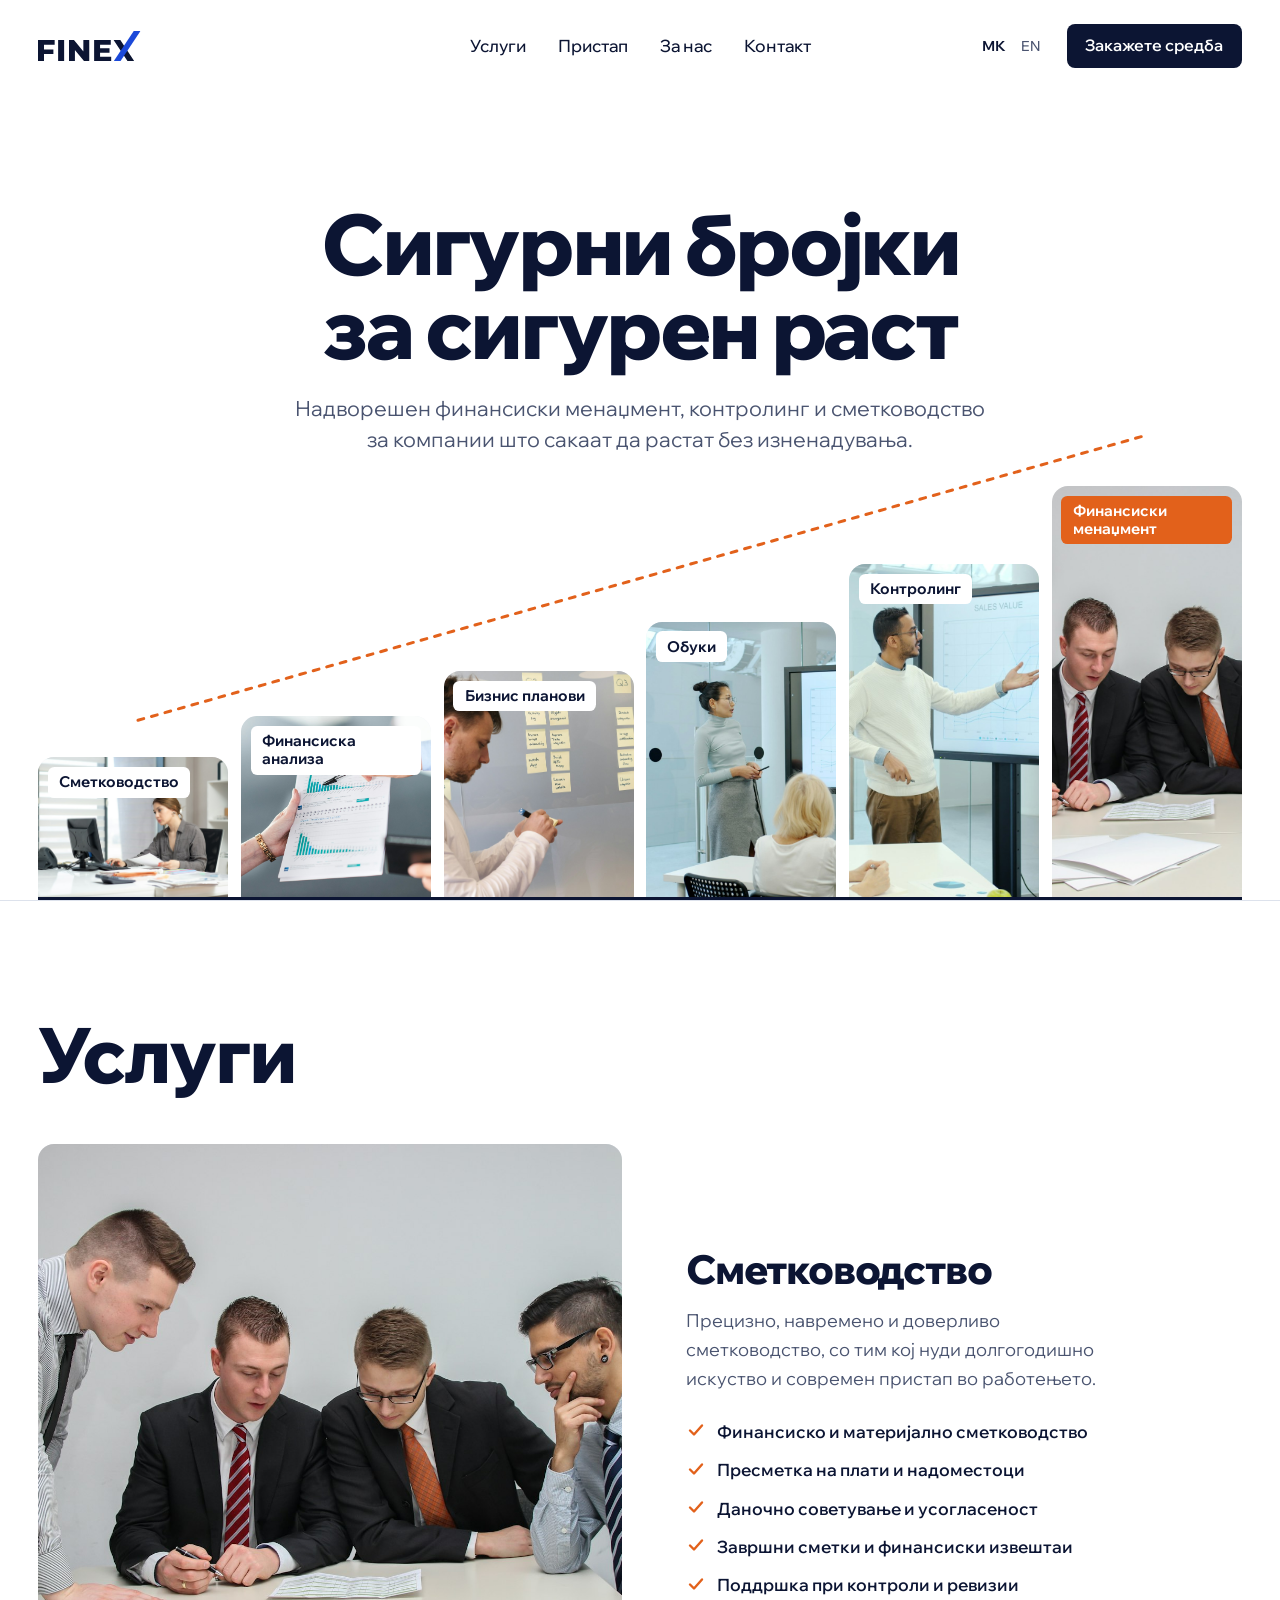
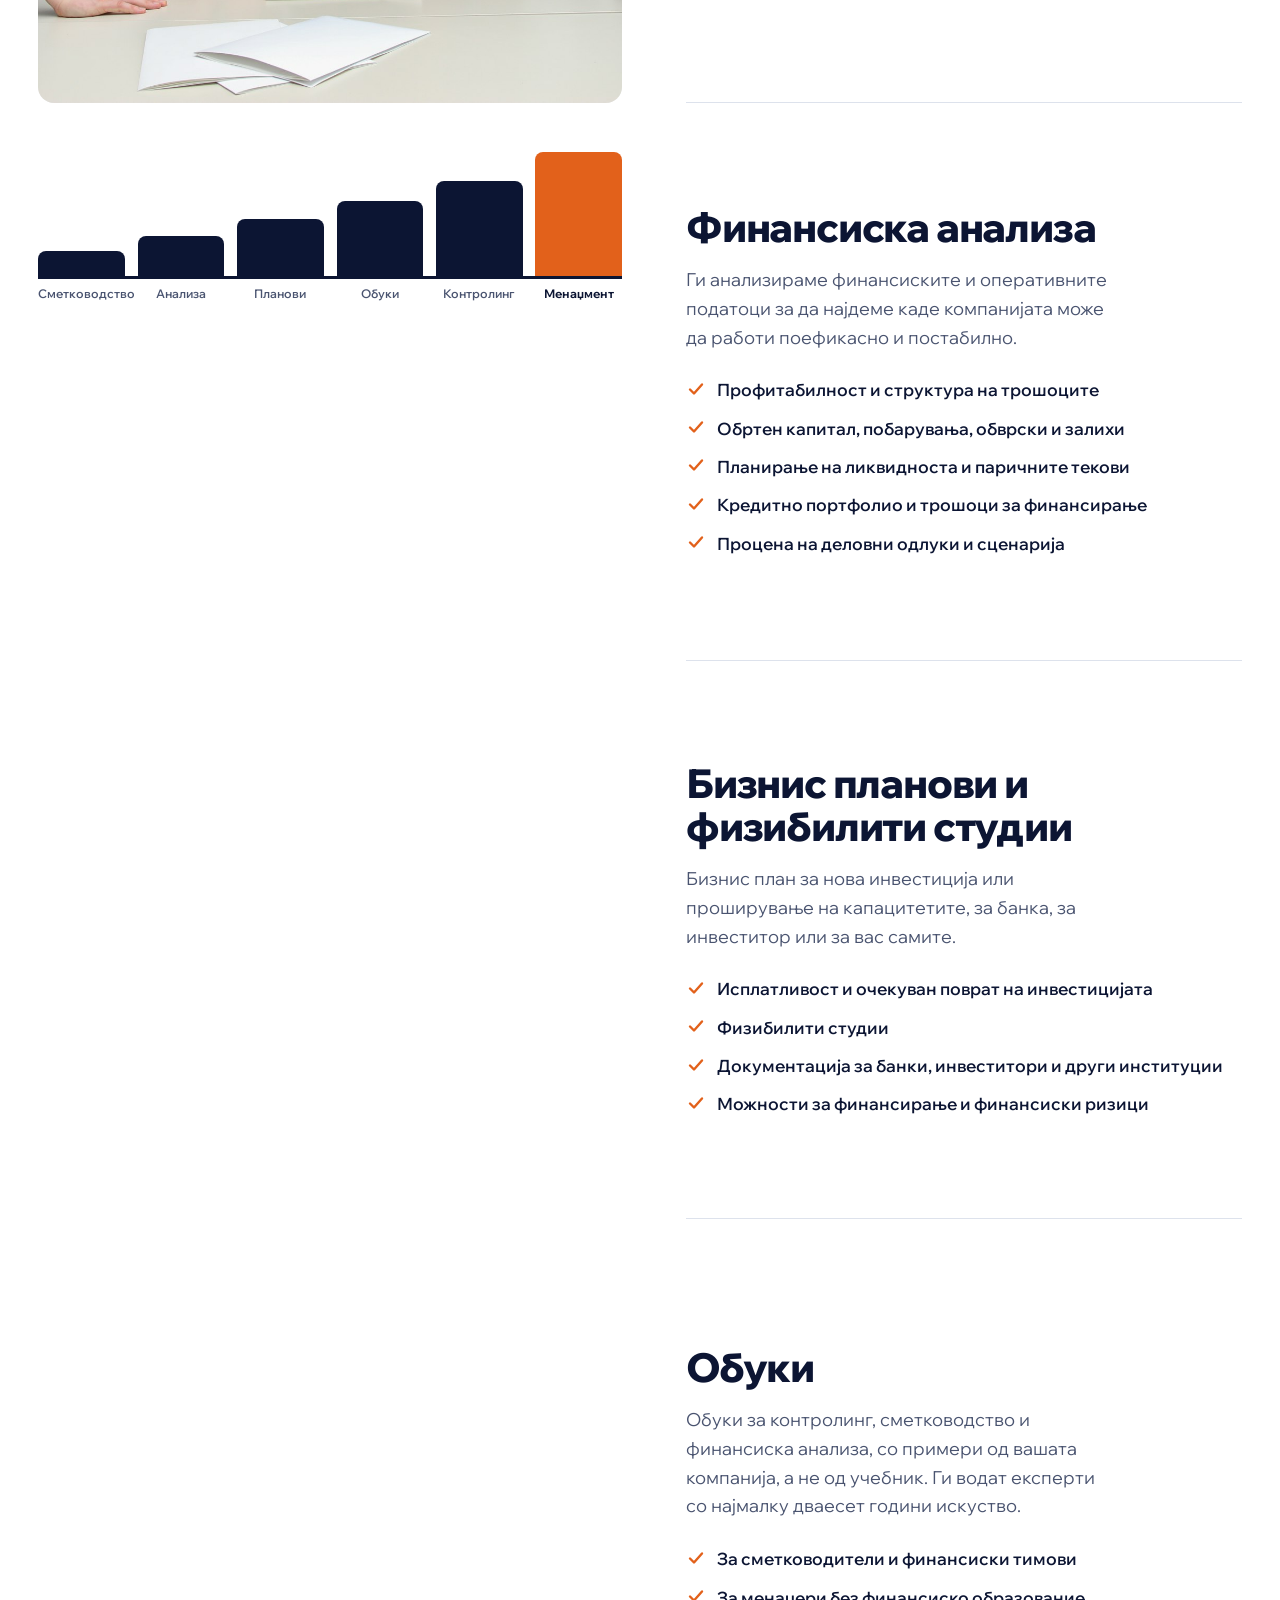
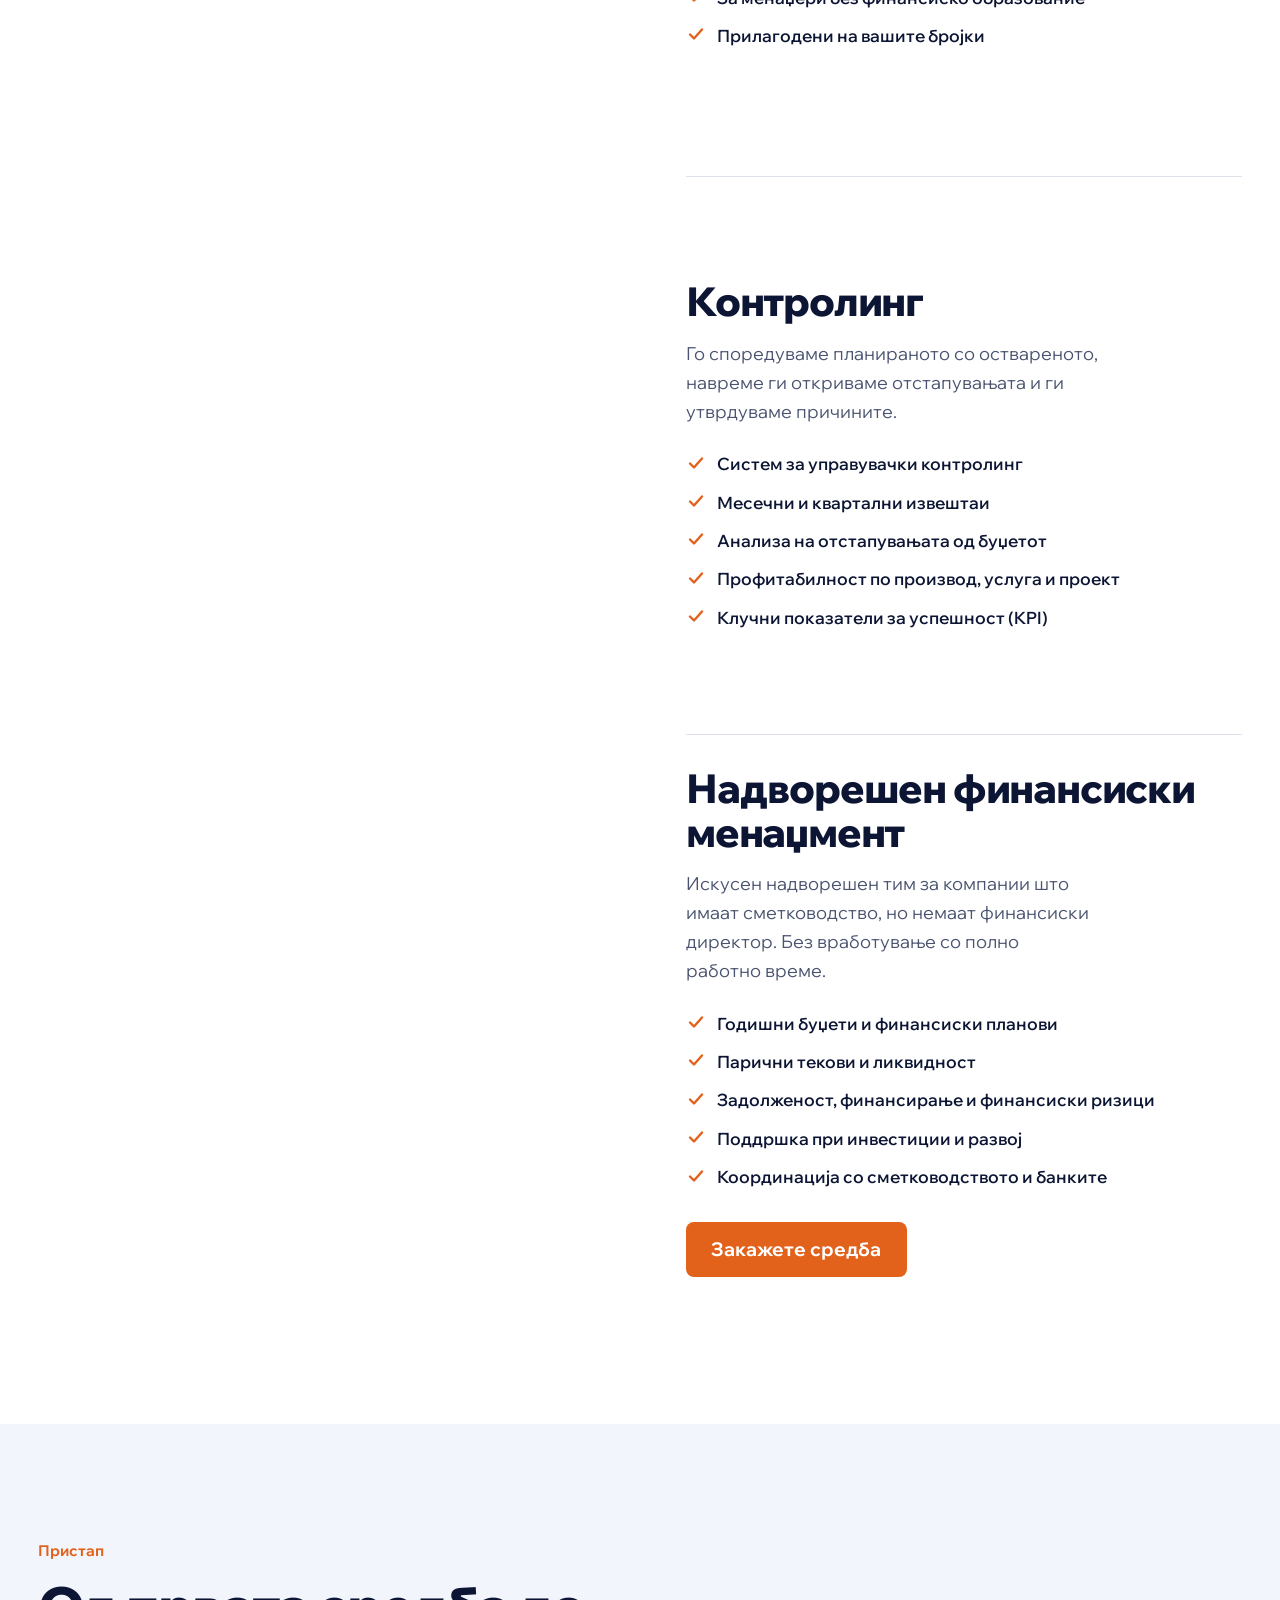
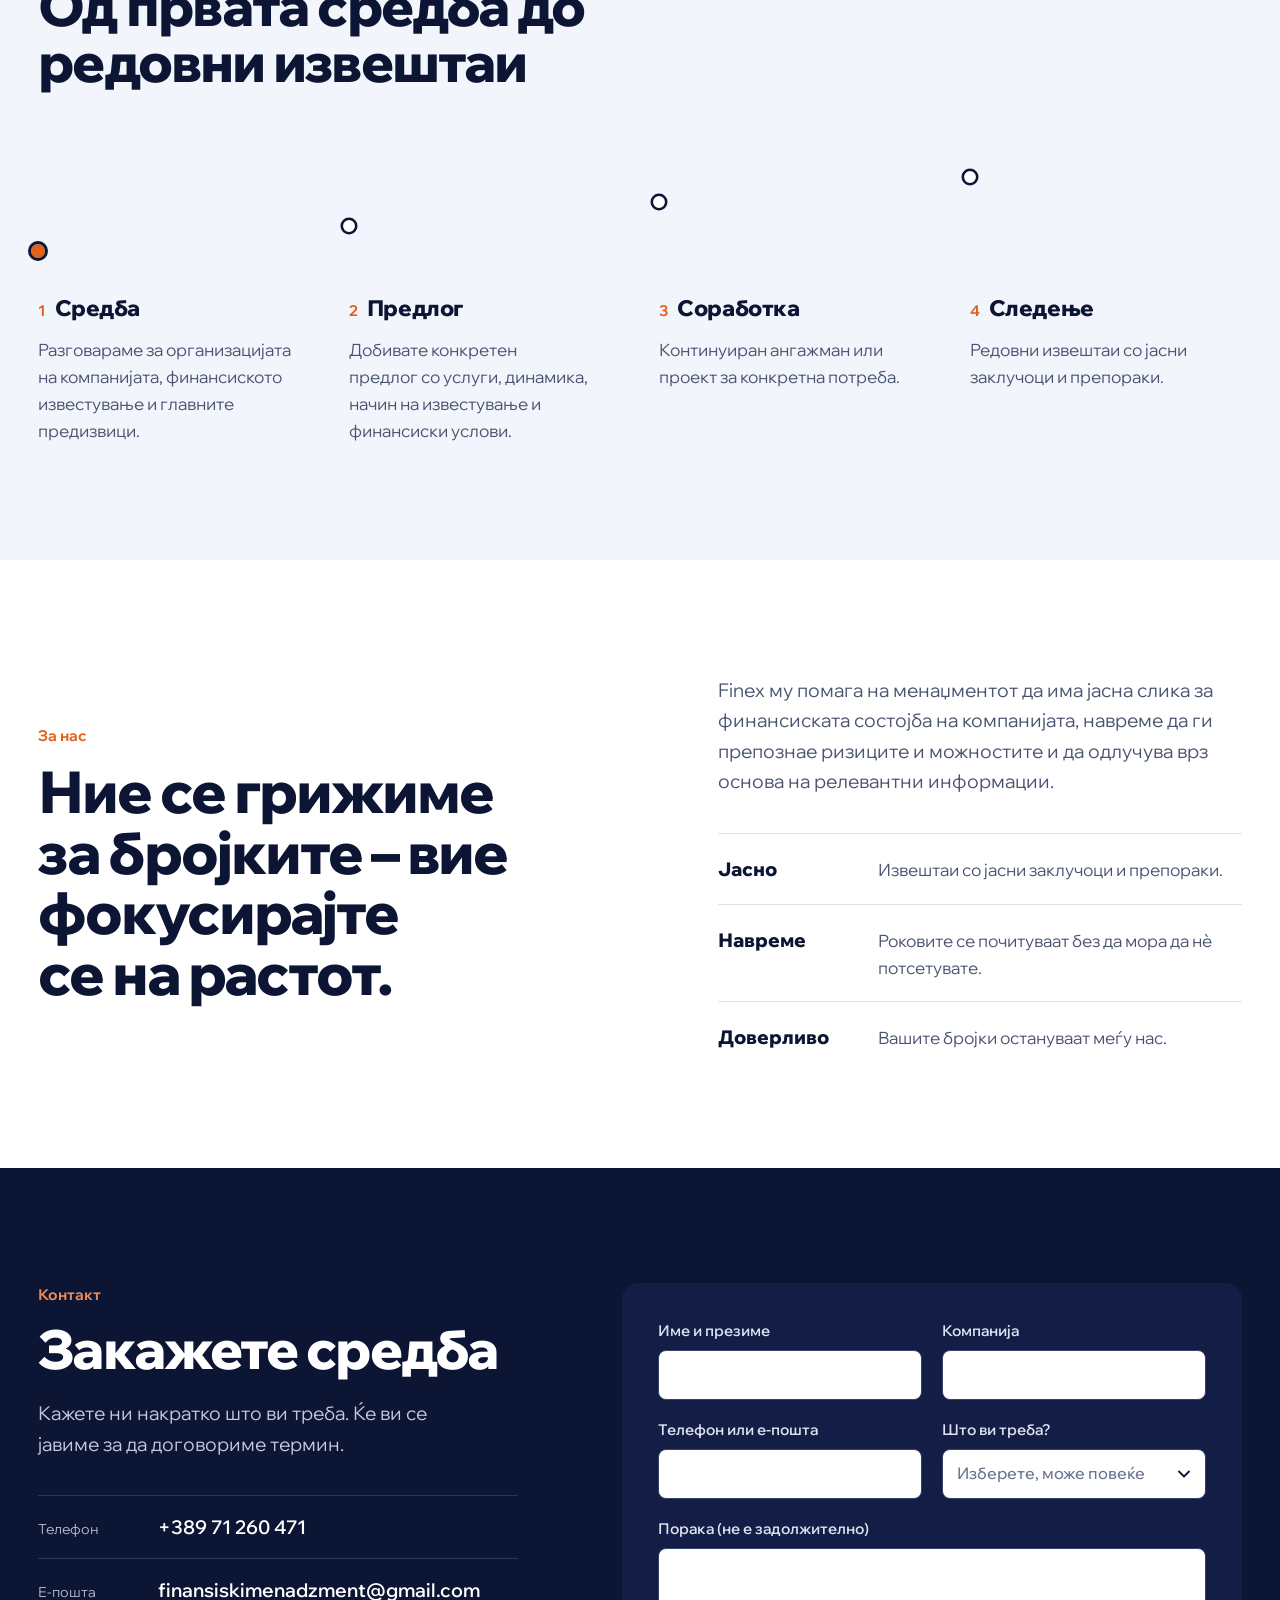
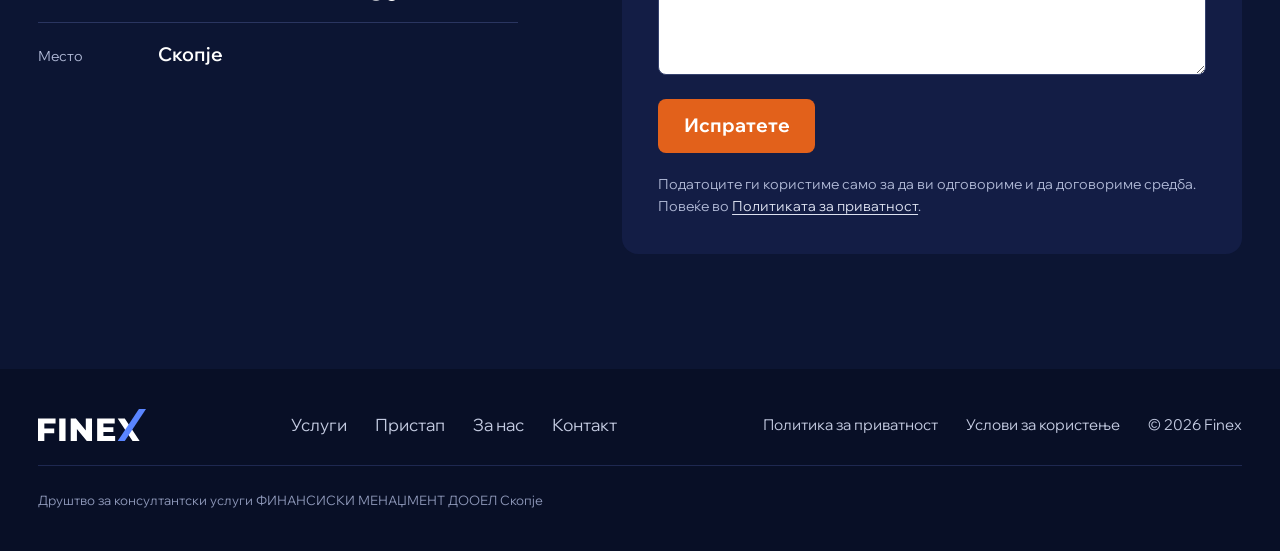
<file: index.html>
<!doctype html>
<html lang="mk">
<head>
<meta charset="utf-8">
<meta name="robots" content="noindex, nofollow">
<meta name="viewport" content="width=device-width, initial-scale=1">
<title data-en="Finex | Reliable numbers for steady growth">Finex | Сигурни бројки за сигурен раст</title>
<meta name="description" content="Надворешен финансиски менаџмент, контролинг и сметководство за компании што сакаат да растат без изненадувања." data-en-content="Outsourced financial management, controlling and accounting for companies that want to grow without surprises.">
<meta name="theme-color" content="#FFFFFF">
<link rel="icon" href="logo/favicon.ico?v=3" sizes="48x48">
<link rel="icon" href="logo/favicon.svg?v=3" type="image/svg+xml">
<link rel="apple-touch-icon" href="logo/apple-touch-icon.png">
<link rel="preconnect" href="https://fonts.googleapis.com">
<link rel="preconnect" href="https://fonts.gstatic.com" crossorigin>
<link href="https://fonts.googleapis.com/css2?family=Wix+Madefor+Display:wght@400;500;600;700;800&display=swap" rel="stylesheet">
<link rel="stylesheet" href="engine/scrollcraft.css">
<link rel="stylesheet" href="finex.css">
</head>
<body>
<svg width="0" height="0" style="position:absolute" aria-hidden="true">
  <symbol id="finex" viewBox="0 0 3371.91 1000"><path fill="#0C1533" d="M0 1000V300H548.21V453.48H198.14V1000ZM184 760.17V606.69H506.59V760.17ZM662 1000V300H860.14V1000ZM1021 1000V300H1183.97L1569.45 766.34H1492.48V300H1686.48V1000H1523.52L1138.04 533.66H1215V1000ZM1847 1000V300H2395.21V453.48H2042.38V846.52H2408.52V1000ZM2028.55 718.52V571.17H2353.59V718.52ZM2487.78 300L2709.1 300L3173.07 1000L2951.75 1000Z"/><path fill="#1B49D9" d="M2487.78 1000L2709.1 1000L3371.91 0L3150.59 0Z"/></symbol>
  <symbol id="tick" viewBox="0 0 20 20"><path d="M4 10.5l4 4 8-9" fill="none" stroke="currentColor" stroke-width="2.4" stroke-linecap="round" stroke-linejoin="round"/></symbol>
</svg>

<a class="skip" href="#uslugi" data-en="Skip to services">Прескокни до услугите</a>

<header class="bar" data-bar>
  <a class="logo" href="#top" aria-label="Finex"><svg viewBox="0 0 3371.91 1000" aria-hidden="true"><use href="#finex"/></svg></a>
  <nav class="bar__nav" id="menu" aria-label="Главно мени" data-en-aria-label="Main menu">
    <a href="#uslugi" data-en="Services">Услуги</a>
    <a href="#pristap" data-en="Approach">Пристап</a>
    <a href="#za-nas" data-en="About">За нас</a>
    <a href="#kontakt" data-en="Contact">Контакт</a>
    <a class="btn btn--navy bar__menu-cta" href="#kontakt" data-en="Book a meeting">Закажете средба</a>
  </nav>
  <div class="bar__end">
    <div class="lang" role="group" aria-label="Јазик" data-en-aria-label="Language">
      <button type="button" data-lang-set="mk" lang="mk">МК</button>
      <button type="button" data-lang-set="en" lang="en">EN</button>
    </div>
    <a class="btn btn--navy bar__cta" href="#kontakt" data-en="Book a meeting">Закажете средба</a>
    <button class="bar__toggle" type="button" data-menu-toggle aria-controls="menu" aria-expanded="false" aria-label="Мени" data-en-aria-label="Menu"><span></span><span></span></button>
  </div>
</header>

<main>
  <!-- 1. Hero: the client's chosen first screen (5a-1). Readable before any scroll. -->
  <section class="hero" id="top">
    <div class="head">
      <h1 style="--i:0" data-en="Reliable numbers<br>for steady <em>growth</em>">Сигурни бројки<br>за сигурен <em>раст</em></h1>
      <p class="sub" style="--i:1" data-en="Outsourced financial management, controlling and accounting for companies that want to grow without surprises.">Надворешен финансиски менаџмент, контролинг и сметководство за компании што сакаат да растат без изненадувања.</p>
    </div>

    <nav class="chart" aria-label="Услуги" data-en-aria-label="Services">
      <a class="col" href="#s-1" style="--i:0;--h:34%"><img src="img/woman-desk-documents.jpg" alt="" style="object-position:70% 42%"><span data-en="Accounting">Сметководство</span></a>
      <a class="col" href="#s-2" style="--i:1;--h:44%"><img src="img/chart-report-hands.jpg" alt="" style="object-position:62% 50%"><span data-en="Financial analysis">Финансиска анализа</span></a>
      <a class="col" href="#s-3" style="--i:2;--h:55%"><img src="img/planning-notes-man.jpg" alt="" style="object-position:30% 50%"><span data-en="Business plans">Бизнис планови</span></a>
      <a class="col" href="#s-4" style="--i:3;--h:67%"><img src="img/presenting-graph-woman.jpg" alt="" style="object-position:30% 50%"><span data-en="Training">Обуки</span></a>
      <a class="col" href="#s-5" style="--i:4;--h:81%"><img src="img/presenting-charts-man.jpg" alt="" style="object-position:62% 50%"><span data-en="Controlling">Контролинг</span></a>
      <a class="col" href="#s-6" style="--i:5;--h:100%"><img src="img/four-at-table.jpg" alt=""><span data-en="Financial management">Финансиски менаџмент</span></a>
      <svg class="trend" aria-hidden="true"></svg>
    </nav>
  </section>

  <!-- 2. Services: the hero chart again, now beside the text. The bar of the service you are
       reading is orange, the ones you have read are navy. The bars are links. -->
  <section class="services" id="uslugi">
    <div class="wrap">
      <header class="sec-head sec-head--solo" data-sc-in>
        <h2 data-en="Services">Услуги</h2>
      </header>

      <div class="svc" data-svc>
        <div class="svc__stage" aria-hidden="true">
          <div class="svc__photo">
            <img src="img/woman-desk-documents.jpg" alt="" style="object-position:70% 42%" class="is-on" data-svc-photo="0">
            <img src="img/chart-report-hands.jpg" alt="" style="object-position:62% 50%" data-svc-photo="1" loading="lazy">
            <img src="img/planning-notes-man.jpg" alt="" style="object-position:30% 50%" data-svc-photo="2" loading="lazy">
            <img src="img/presenting-graph-woman.jpg" alt="" style="object-position:30% 50%" data-svc-photo="3" loading="lazy">
            <img src="img/presenting-charts-man.jpg" alt="" style="object-position:62% 50%" data-svc-photo="4" loading="lazy">
            <img src="img/four-at-table.jpg" alt="" data-svc-photo="5" loading="lazy">
          </div>
          <div class="svc__chart">
            <a href="#s-1" tabindex="-1" style="--h:34%" data-svc-bar="0" class="is-on"><i></i><span data-en="Accounting">Сметководство</span></a>
            <a href="#s-2" tabindex="-1" style="--h:44%" data-svc-bar="1"><i></i><span data-en="Analysis">Анализа</span></a>
            <a href="#s-3" tabindex="-1" style="--h:55%" data-svc-bar="2"><i></i><span data-en="Plans">Планови</span></a>
            <a href="#s-4" tabindex="-1" style="--h:67%" data-svc-bar="3"><i></i><span data-en="Training">Обуки</span></a>
            <a href="#s-5" tabindex="-1" style="--h:81%" data-svc-bar="4"><i></i><span data-en="Controlling">Контролинг</span></a>
            <a href="#s-6" tabindex="-1" style="--h:100%" data-svc-bar="5"><i></i><span data-en="Management">Менаџмент</span></a>
          </div>
        </div>

        <div class="svc__list">
          <article class="svc__item" id="s-1" data-svc-item="0">
            <img class="svc__img" src="img/woman-desk-documents.jpg" alt="" style="object-position:70% 42%" loading="lazy">
            <h3 data-en="Accounting">Сметководство</h3>
            <p data-en="Precise, timely and reliable accounting, from a team that brings many years of experience and a modern approach to the work.">Прецизно, навремено и доверливо сметководство, со тим кој нуди долгогодишно искуство и современ пристап во работењето.</p>
            <ul class="ticks">
              <li><svg aria-hidden="true"><use href="#tick"/></svg><span data-en="Financial and inventory accounting">Финансиско и материјално сметководство</span></li>
              <li><svg aria-hidden="true"><use href="#tick"/></svg><span data-en="Payroll and compensation">Пресметка на плати и надоместоци</span></li>
              <li><svg aria-hidden="true"><use href="#tick"/></svg><span data-en="Tax advice and compliance">Даночно советување и усогласеност</span></li>
              <li><svg aria-hidden="true"><use href="#tick"/></svg><span data-en="Annual accounts and financial statements">Завршни сметки и финансиски извештаи</span></li>
              <li><svg aria-hidden="true"><use href="#tick"/></svg><span data-en="Support during inspections and audits">Поддршка при контроли и ревизии</span></li>
            </ul>
          </article>

          <article class="svc__item" id="s-2" data-svc-item="1">
            <img class="svc__img" src="img/chart-report-hands.jpg" alt="" style="object-position:62% 50%" loading="lazy">
            <h3 data-en="Financial analysis">Финансиска анализа</h3>
            <p data-en="We analyse your financial and operating data to find where the company can work more efficiently and on firmer ground.">Ги анализираме финансиските и оперативните податоци за да најдеме каде компанијата може да работи поефикасно и постабилно.</p>
            <ul class="ticks">
              <li><svg aria-hidden="true"><use href="#tick"/></svg><span data-en="Profitability and cost structure">Профитабилност и структура на трошоците</span></li>
              <li><svg aria-hidden="true"><use href="#tick"/></svg><span data-en="Working capital, receivables, payables and stock">Обртен капитал, побарувања, обврски и залихи</span></li>
              <li><svg aria-hidden="true"><use href="#tick"/></svg><span data-en="Liquidity and cash flow planning">Планирање на ликвидноста и паричните текови</span></li>
              <li><svg aria-hidden="true"><use href="#tick"/></svg><span data-en="Loan portfolio and financing costs">Кредитно портфолио и трошоци за финансирање</span></li>
              <li><svg aria-hidden="true"><use href="#tick"/></svg><span data-en="Assessment of business decisions and scenarios">Процена на деловни одлуки и сценарија</span></li>
            </ul>
          </article>

          <article class="svc__item" id="s-3" data-svc-item="2">
            <img class="svc__img" src="img/planning-notes-man.jpg" alt="" style="object-position:30% 50%" loading="lazy">
            <h3 data-en="Business plans and feasibility studies">Бизнис планови и физибилити студии</h3>
            <p data-en="A business plan for a new investment or for expanding capacity, for a bank, an investor or for yourself.">Бизнис план за нова инвестиција или проширување на капацитетите, за банка, за инвеститор или за вас самите.</p>
            <ul class="ticks">
              <li><svg aria-hidden="true"><use href="#tick"/></svg><span data-en="Viability and expected return on the investment">Исплатливост и очекуван поврат на инвестицијата</span></li>
              <li><svg aria-hidden="true"><use href="#tick"/></svg><span data-en="Feasibility studies">Физибилити студии</span></li>
              <li><svg aria-hidden="true"><use href="#tick"/></svg><span data-en="Documents for banks, investors and other institutions">Документација за банки, инвеститори и други институции</span></li>
              <li><svg aria-hidden="true"><use href="#tick"/></svg><span data-en="Financing options and financial risks">Можности за финансирање и финансиски ризици</span></li>
            </ul>
          </article>

          <article class="svc__item" id="s-4" data-svc-item="3">
            <img class="svc__img" src="img/presenting-graph-woman.jpg" alt="" style="object-position:30% 50%" loading="lazy">
            <h3 data-en="Training">Обуки</h3>
            <p data-en="Training in controlling, accounting and financial analysis, built on examples from your own company, not from a textbook. Led by experts with at least twenty years of experience.">Обуки за контролинг, сметководство и финансиска анализа, со примери од вашата компанија, а не од учебник. Ги водат експерти со најмалку дваесет години искуство.</p>
            <ul class="ticks">
              <li><svg aria-hidden="true"><use href="#tick"/></svg><span data-en="For accountants and finance teams">За сметководители и финансиски тимови</span></li>
              <li><svg aria-hidden="true"><use href="#tick"/></svg><span data-en="For managers without a finance background">За менаџери без финансиско образование</span></li>
              <li><svg aria-hidden="true"><use href="#tick"/></svg><span data-en="Built around your own numbers">Прилагодени на вашите бројки</span></li>
            </ul>
          </article>

          <article class="svc__item" id="s-5" data-svc-item="4">
            <img class="svc__img" src="img/presenting-charts-man.jpg" alt="" style="object-position:62% 50%" loading="lazy">
            <h3 data-en="Controlling">Контролинг</h3>
            <p data-en="We compare the plan with what was achieved, spot deviations in time and establish what caused them.">Го споредуваме планираното со оствареното, навреме ги откриваме отстапувањата и ги утврдуваме причините.</p>
            <ul class="ticks">
              <li><svg aria-hidden="true"><use href="#tick"/></svg><span data-en="A management controlling system">Систем за управувачки контролинг</span></li>
              <li><svg aria-hidden="true"><use href="#tick"/></svg><span data-en="Monthly and quarterly reports">Месечни и квартални извештаи</span></li>
              <li><svg aria-hidden="true"><use href="#tick"/></svg><span data-en="Analysis of deviations from the budget">Анализа на отстапувањата од буџетот</span></li>
              <li><svg aria-hidden="true"><use href="#tick"/></svg><span data-en="Profitability by product, service and project">Профитабилност по производ, услуга и проект</span></li>
              <li><svg aria-hidden="true"><use href="#tick"/></svg><span data-en="Key performance indicators (KPIs)">Клучни показатели за успешност (KPI)</span></li>
            </ul>
          </article>

          <article class="svc__item" id="s-6" data-svc-item="5">
            <img class="svc__img" src="img/four-at-table.jpg" alt="" loading="lazy">
            <h3 data-en="Outsourced financial management">Надворешен финансиски менаџмент</h3>
            <p data-en="An experienced outside team for companies that have accounting but no finance director. No full-time hire needed.">Искусен надворешен тим за компании што имаат сметководство, но немаат финансиски директор. Без вработување со полно работно време.</p>
            <ul class="ticks">
              <li><svg aria-hidden="true"><use href="#tick"/></svg><span data-en="Annual budgets and financial plans">Годишни буџети и финансиски планови</span></li>
              <li><svg aria-hidden="true"><use href="#tick"/></svg><span data-en="Cash flow and liquidity">Парични текови и ликвидност</span></li>
              <li><svg aria-hidden="true"><use href="#tick"/></svg><span data-en="Debt, financing and financial risks">Задолженост, финансирање и финансиски ризици</span></li>
              <li><svg aria-hidden="true"><use href="#tick"/></svg><span data-en="Support for investments and growth">Поддршка при инвестиции и развој</span></li>
              <li><svg aria-hidden="true"><use href="#tick"/></svg><span data-en="Coordination with your accountants and banks">Координација со сметководството и банките</span></li>
            </ul>
            <a class="btn svc__cta" href="#kontakt" data-en="Book a meeting">Закажете средба</a>
          </article>
        </div>
      </div>
    </div>
  </section>

  <!-- 3. Approach: four steps on the rising line of the logo. The line draws as the section
       passes (scroll progress from the engine, --sc-p); each dot lights when the line reaches it. -->
  <section class="approach" id="pristap" data-sc-act="flow">
    <div class="wrap">
      <header class="sec-head" data-sc-in>
        <p class="eyebrow" data-en="Approach">Пристап</p>
        <h2 data-en="From the first meeting to regular reports">Од првата средба до редовни извештаи</h2>
      </header>
      <div class="steps">
        <div class="steps__track" aria-hidden="true">
          <svg viewBox="0 0 100 100" preserveAspectRatio="none"><line x1="0" y1="100" x2="100" y2="0" vector-effect="non-scaling-stroke"/></svg>
          <i style="--i:0"></i><i style="--i:1"></i><i style="--i:2"></i><i style="--i:3"></i>
        </div>
        <ol>
          <li style="--i:0"><h3 data-en="Meeting">Средба</h3><p data-en="We talk about how the company is organised, its financial reporting and the main challenges.">Разговараме за организацијата на компанијата, финансиското известување и главните предизвици.</p></li>
          <li style="--i:1"><h3 data-en="Proposal">Предлог</h3><p data-en="You get a concrete proposal with services, schedule, way of reporting and financial terms.">Добивате конкретен предлог со услуги, динамика, начин на известување и финансиски услови.</p></li>
          <li style="--i:2"><h3 data-en="Cooperation">Соработка</h3><p data-en="Ongoing engagement or a project for a specific need.">Континуиран ангажман или проект за конкретна потреба.</p></li>
          <li style="--i:3"><h3 data-en="Follow-up">Следење</h3><p data-en="Regular reports with clear conclusions and recommendations.">Редовни извештаи со јасни заклучоци и препораки.</p></li>
        </ol>
      </div>
    </div>
  </section>

  <!-- 4. About: quiet on purpose. The slogan is the client's own, from their Facebook. -->
  <section class="about" id="za-nas">
    <div class="wrap about__grid">
      <div data-sc-in>
        <p class="eyebrow" data-en="About">За нас</p>
        <h2 class="slogan" data-en="We take care of the numbers, you focus on <em>growth</em>.">Ние се грижиме за бројките – вие фокусирајте се на <em>растот</em>.</h2>
      </div>
      <div class="about__body" data-sc-in>
        <p data-en="Finex helps management see the company's financial position clearly, recognise risks and opportunities in time and make decisions based on relevant information.">Finex му помага на менаџментот да има јасна слика за финансиската состојба на компанијата, навреме да ги препознае ризиците и можностите и да одлучува врз основа на релевантни информации.</p>
        <ul class="values" data-sc-in data-sc-stagger="90">
          <li><h3 data-en="Clear">Јасно</h3><p data-en="Reports with clear conclusions and recommendations.">Извештаи со јасни заклучоци и препораки.</p></li>
          <li><h3 data-en="On time">Навреме</h3><p data-en="Deadlines are met without you having to remind us.">Роковите се почитуваат без да мора да нѐ потсетувате.</p></li>
          <li><h3 data-en="In confidence">Доверливо</h3><p data-en="Your figures stay between us.">Вашите бројки остануваат меѓу нас.</p></li>
        </ul>
      </div>
    </div>
  </section>

  <!-- 5. Contact: the one action, same label as everywhere else. -->
  <section class="contact" id="kontakt">
    <div class="wrap contact__grid">
      <div class="contact__intro" data-sc-in>
        <p class="eyebrow eyebrow--light" data-en="Contact">Контакт</p>
        <h2 data-en="Book a meeting">Закажете средба</h2>
        <p data-en="Tell us briefly what you need. We will get back to you to agree on a time.">Кажете ни накратко што ви треба. Ќе ви се јавиме за да договориме термин.</p>
        <dl class="reach">
          <div><dt data-en="Phone">Телефон</dt><dd><a href="tel:+38971260471">+389 71 260 471</a></dd></div>
          <div><dt data-en="E-mail">Е-пошта</dt><dd><a href="mailto:finansiskimenadzment@gmail.com">finansiskimenadzment@gmail.com</a></dd></div>
          <div><dt data-en="Location">Место</dt><dd data-en="Skopje">Скопје</dd></div>
        </dl>
      </div>
      <form class="form" data-form="finansiskimenadzment@gmail.com" novalidate data-sc-in>
        <input class="form__trap" type="text" name="_honey" tabindex="-1" autocomplete="off" aria-hidden="true">
        <label><span data-en="Name and surname">Име и презиме</span><input name="Име и презиме" autocomplete="name" required></label>
        <label><span data-en="Company">Компанија</span><input name="Компанија" autocomplete="organization"></label>
        <label><span data-en="Phone or e-mail">Телефон или е-пошта</span><input name="Телефон или е-пошта" autocomplete="email" required></label>
        <!-- A closed field like the others; the tick boxes open under it (finex.js).
             Values stay Macedonian in both languages, so the e-mail to the client reads the same. -->
        <div class="picks" data-picks>
          <span class="picks__label" id="picks-label" data-en="What do you need?">Што ви треба?</span>
          <button class="picks__toggle" type="button" aria-expanded="false" aria-controls="picks-list" aria-labelledby="picks-label picks-summary">
            <span class="picks__summary is-empty" id="picks-summary" data-picks-summary>Изберете, може повеќе</span>
            <svg class="picks__chev" viewBox="0 0 12 8" aria-hidden="true"><path d="M1 1.5 6 6.5 11 1.5" fill="none" stroke="currentColor" stroke-width="1.8" stroke-linecap="round" stroke-linejoin="round"/></svg>
          </button>
          <div class="picks__list" id="picks-list" role="group" aria-labelledby="picks-label" hidden>
            <label class="pick"><input type="checkbox" name="Услуга" value="Сметководство"><span data-en="Accounting">Сметководство</span></label>
            <label class="pick"><input type="checkbox" name="Услуга" value="Финансиска анализа"><span data-en="Financial analysis">Финансиска анализа</span></label>
            <label class="pick"><input type="checkbox" name="Услуга" value="Бизнис план или физибилити студија"><span data-en="Business plan or feasibility study">Бизнис план или физибилити студија</span></label>
            <label class="pick"><input type="checkbox" name="Услуга" value="Обука"><span data-en="Training">Обука</span></label>
            <label class="pick"><input type="checkbox" name="Услуга" value="Контролинг"><span data-en="Controlling">Контролинг</span></label>
            <label class="pick"><input type="checkbox" name="Услуга" value="Надворешен финансиски менаџмент"><span data-en="Outsourced financial management">Надворешен финансиски менаџмент</span></label>
            <label class="pick"><input type="checkbox" name="Услуга" value="Сѐ уште не знам" data-pick-unsure><span data-en="Not sure yet">Сѐ уште не знам</span></label>
          </div>
        </div>
        <label class="form__wide"><span data-en="Message (optional)">Порака (не е задолжително)</span><textarea name="Порака" rows="4"></textarea></label>
        <div class="form__wide form__end">
          <button class="btn" type="submit" data-en="Send">Испратете</button>
          <p class="form__status" data-form-status role="status" aria-live="polite"></p>
          <p class="form__privacy" data-en="We use this information only to answer you and arrange a meeting. More in the <a href='privatnost.html?lang=en'>Privacy policy</a>.">Податоците ги користиме само за да ви одговориме и да договориме средба. Повеќе во <a href="privatnost.html">Политиката за приватност</a>.</p>
        </div>
      </form>
    </div>
  </section>
</main>

<footer class="foot">
  <div class="wrap foot__grid">
    <a class="foot__logo" href="#top"><img src="logo/finex-logo-reversed.svg" alt="Finex" width="135" height="40"></a>
    <nav aria-label="Подножје" data-en-aria-label="Footer">
      <a href="#uslugi" data-en="Services">Услуги</a>
      <a href="#pristap" data-en="Approach">Пристап</a>
      <a href="#za-nas" data-en="About">За нас</a>
      <a href="#kontakt" data-en="Contact">Контакт</a>
    </nav>
    <div class="foot__legal">
      <a href="privatnost.html" data-page="privatnost.html" data-en="Privacy policy">Политика за приватност</a>
      <a href="uslovi.html" data-page="uslovi.html" data-en="Terms of use">Услови за користење</a>
      <p class="foot__copy">© 2026 Finex</p>
    </div>
    <p class="foot__firm">Друштво за консултантски услуги ФИНАНСИСКИ МЕНАЏМЕНТ ДООЕЛ Скопје</p>
  </div>
</footer>

<script src="engine/scrollcraft.js"></script>
<script src="finex.js"></script>
</body>
</html>
</file>
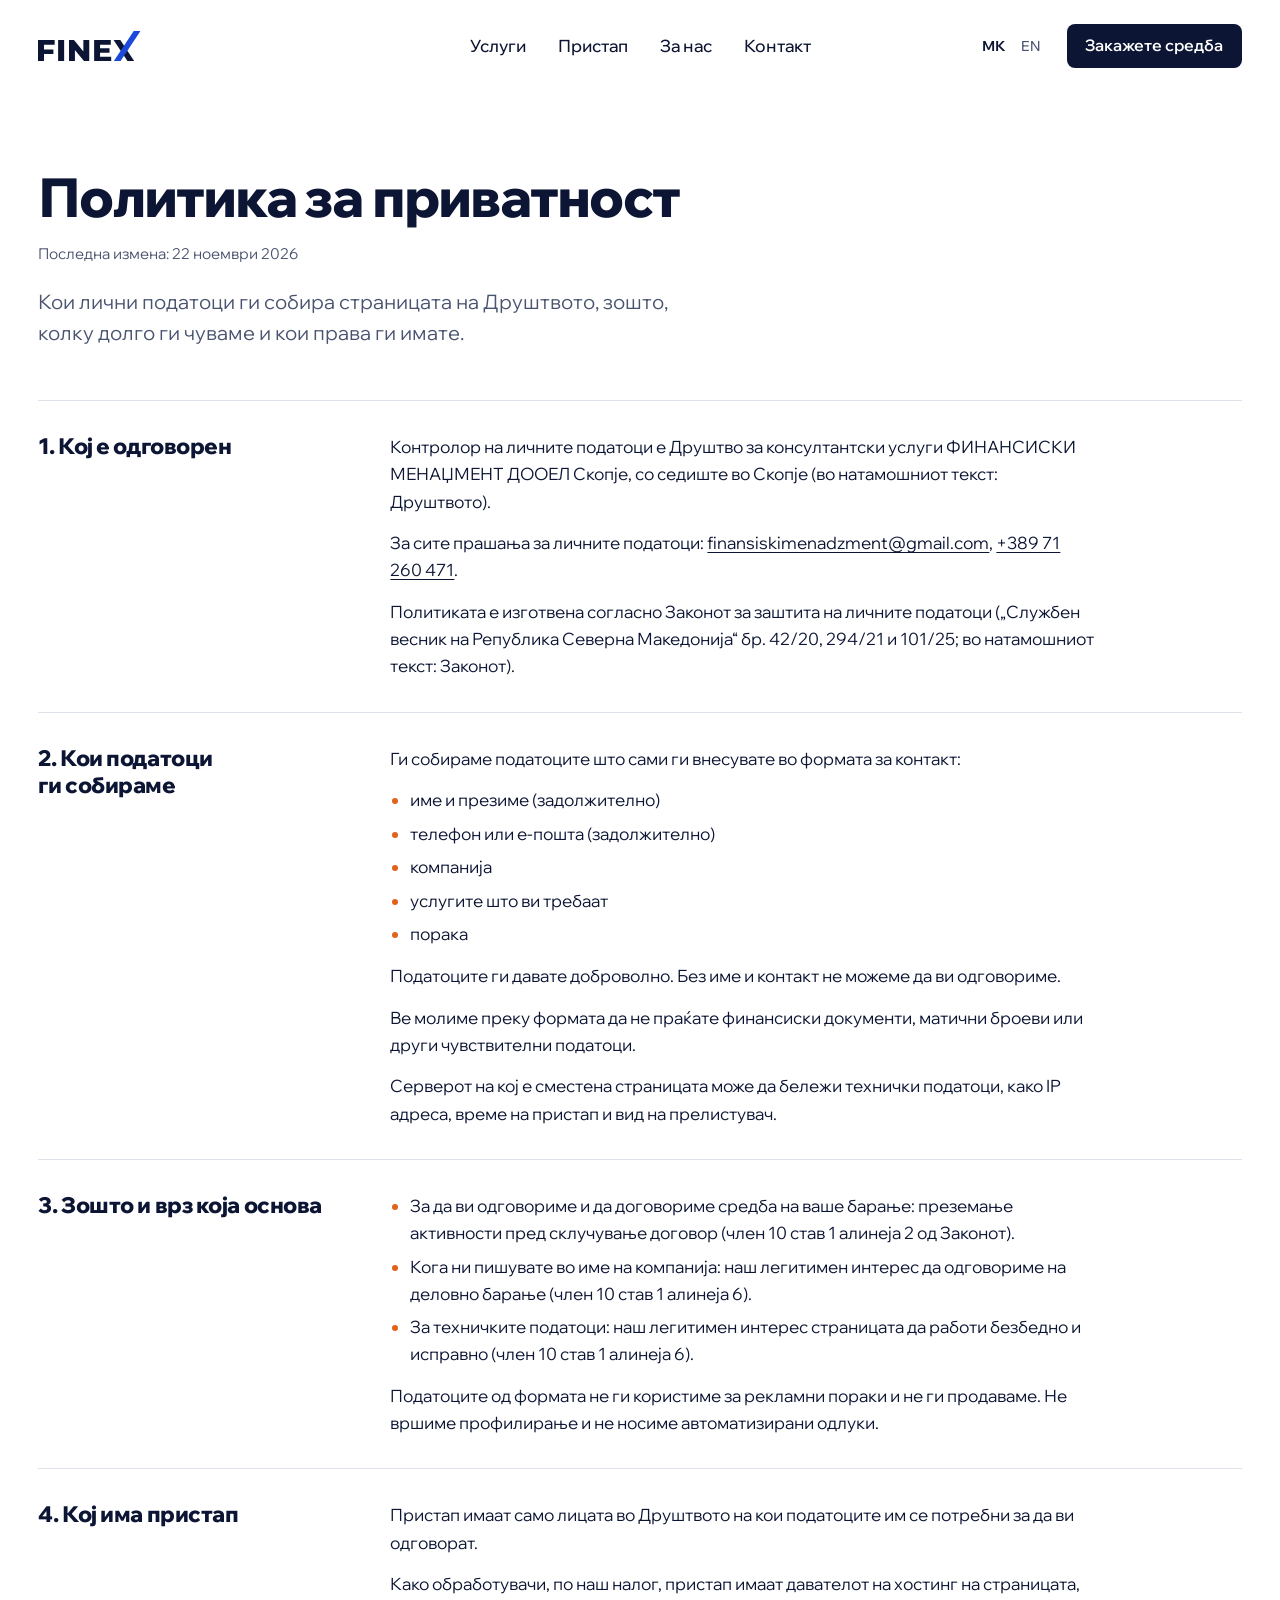
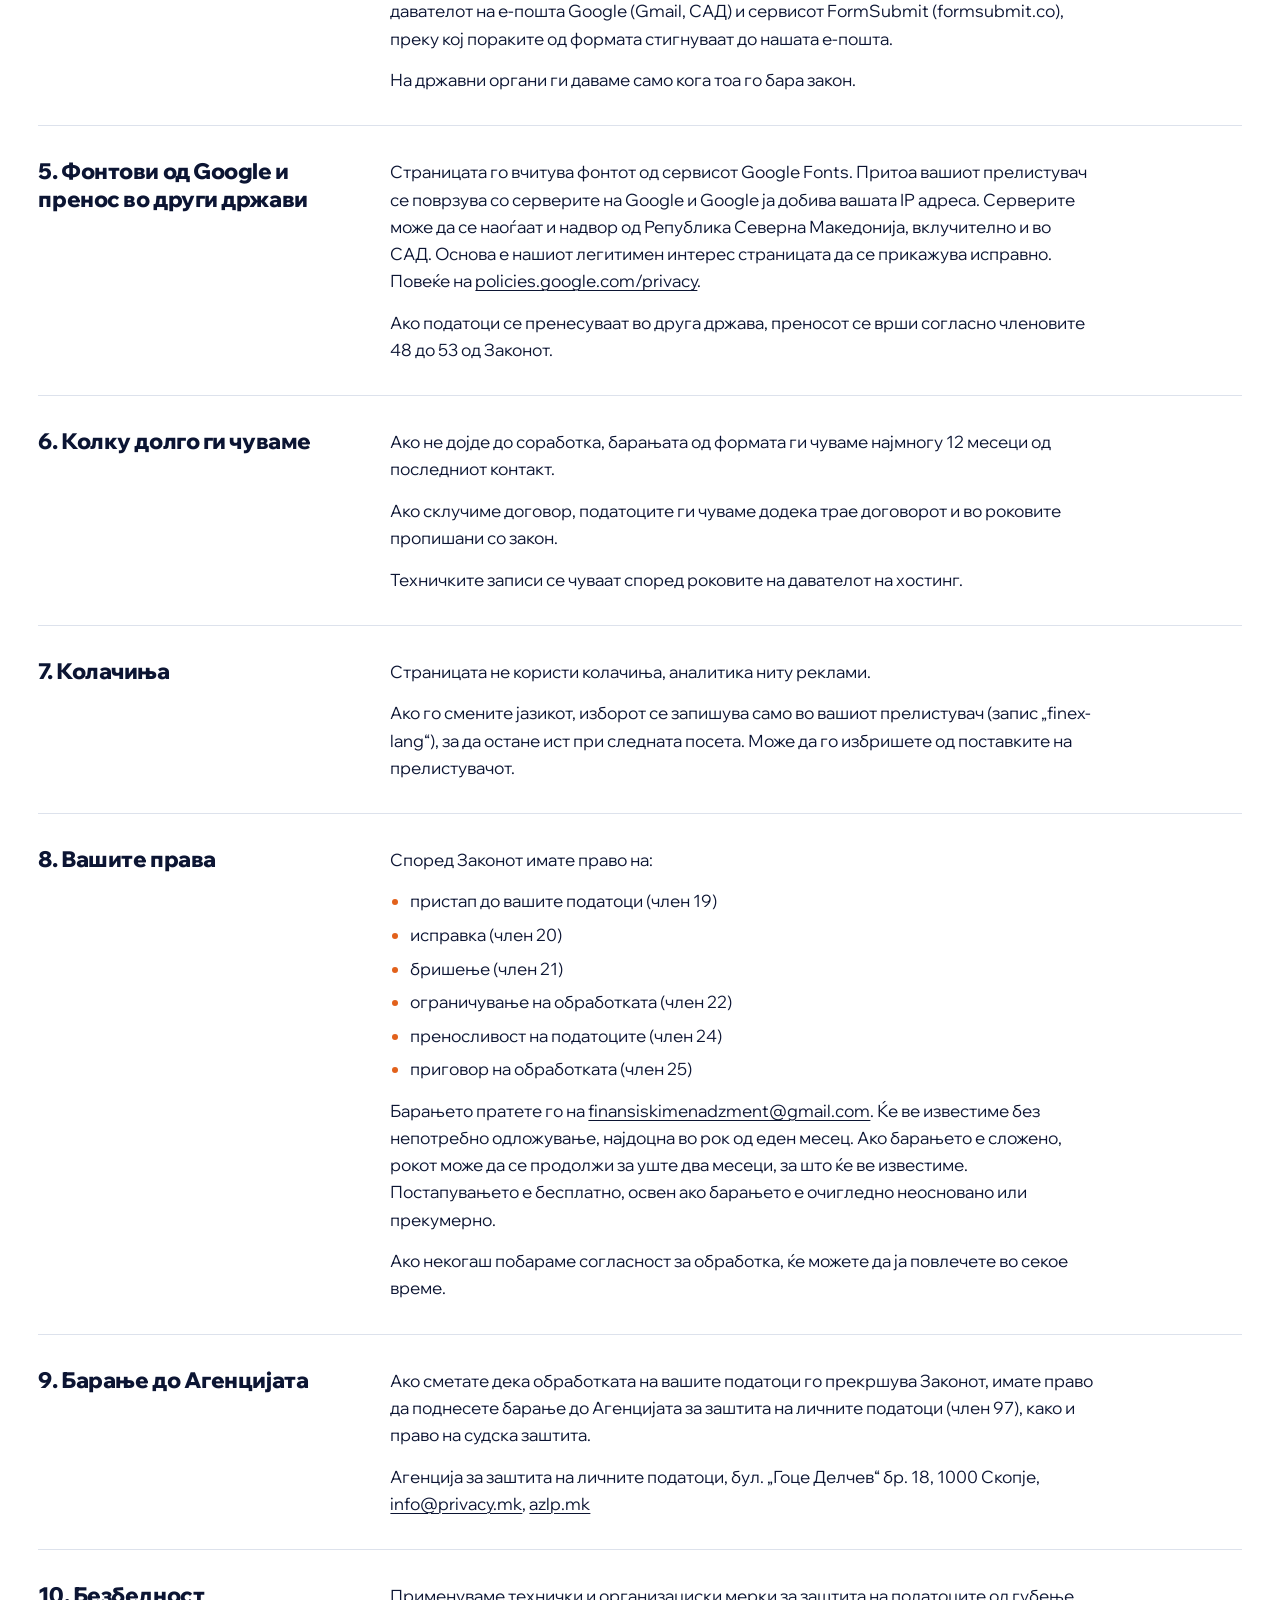
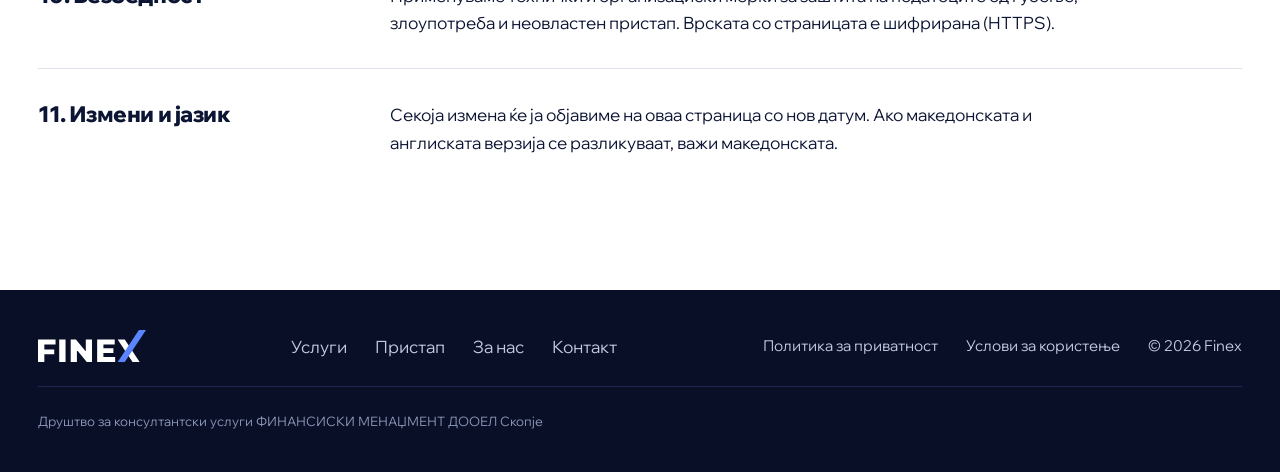
<file: privatnost.html>
<!doctype html>
<html lang="mk">
<head>
<meta charset="utf-8">
<meta name="robots" content="noindex, nofollow">
<meta name="viewport" content="width=device-width, initial-scale=1">
<title data-en="Privacy policy | Finex">Политика за приватност | Finex</title>
<meta name="description" content="Кои лични податоци ги собира страницата на Друштвото, зошто, колку долго ги чуваме и кои права ги имате." data-en-content="Which personal data the Company's website collects, why, how long we keep it and what rights you have.">
<meta name="theme-color" content="#FFFFFF">
<link rel="icon" href="logo/favicon.ico?v=3" sizes="48x48">
<link rel="icon" href="logo/favicon.svg?v=3" type="image/svg+xml">
<link rel="apple-touch-icon" href="logo/apple-touch-icon.png">
<link rel="preconnect" href="https://fonts.googleapis.com">
<link rel="preconnect" href="https://fonts.gstatic.com" crossorigin>
<link href="https://fonts.googleapis.com/css2?family=Wix+Madefor+Display:wght@400;500;600;700;800&display=swap" rel="stylesheet">
<link rel="stylesheet" href="engine/scrollcraft.css">
<link rel="stylesheet" href="finex.css">
</head>
<body>
<svg width="0" height="0" style="position:absolute" aria-hidden="true">
  <symbol id="finex" viewBox="0 0 3371.91 1000"><path fill="#0C1533" d="M0 1000V300H548.21V453.48H198.14V1000ZM184 760.17V606.69H506.59V760.17ZM662 1000V300H860.14V1000ZM1021 1000V300H1183.97L1569.45 766.34H1492.48V300H1686.48V1000H1523.52L1138.04 533.66H1215V1000ZM1847 1000V300H2395.21V453.48H2042.38V846.52H2408.52V1000ZM2028.55 718.52V571.17H2353.59V718.52ZM2487.78 300L2709.1 300L3173.07 1000L2951.75 1000Z"/><path fill="#1B49D9" d="M2487.78 1000L2709.1 1000L3371.91 0L3150.59 0Z"/></symbol>
</svg>

<a class="skip" href="#tekst" data-en="Skip to the text">Прескокни до текстот</a>

<header class="bar" data-bar>
  <a class="logo" href="./" data-page="./" aria-label="Finex"><svg viewBox="0 0 3371.91 1000" aria-hidden="true"><use href="#finex"/></svg></a>
  <nav class="bar__nav" id="menu" aria-label="Главно мени" data-en-aria-label="Main menu">
    <a href="./#uslugi" data-page="./#uslugi" data-en="Services">Услуги</a>
    <a href="./#pristap" data-page="./#pristap" data-en="Approach">Пристап</a>
    <a href="./#za-nas" data-page="./#za-nas" data-en="About">За нас</a>
    <a href="./#kontakt" data-page="./#kontakt" data-en="Contact">Контакт</a>
    <a class="btn btn--navy bar__menu-cta" href="./#kontakt" data-page="./#kontakt" data-en="Book a meeting">Закажете средба</a>
  </nav>
  <div class="bar__end">
    <div class="lang" role="group" aria-label="Јазик" data-en-aria-label="Language">
      <button type="button" data-lang-set="mk" lang="mk">МК</button>
      <button type="button" data-lang-set="en" lang="en">EN</button>
    </div>
    <a class="btn btn--navy bar__cta" href="./#kontakt" data-page="./#kontakt" data-en="Book a meeting">Закажете средба</a>
    <button class="bar__toggle" type="button" data-menu-toggle aria-controls="menu" aria-expanded="false" aria-label="Мени" data-en-aria-label="Menu"><span></span><span></span></button>
  </div>
</header>

<!-- Both languages are in the markup; finex.css shows the one that matches <html lang>.
     <mark class="todo"> is a detail the client still has to give. None may stay at launch. -->
<main class="legal" id="tekst">
  <div class="wrap">
    <div data-lang-block="mk" lang="mk">
      <header class="legal__head">
        <h1>Политика за приватност</h1>
        <p class="legal__date">Последна измена: 22 ноември 2026</p>
        <p class="lead">Кои лични податоци ги собира страницата на Друштвото, зошто, колку долго ги чуваме и кои права ги имате.</p>
      </header>
      <div class="legal__sec">
        <h2>1. Кој е одговорен</h2>
        <div>
          <p>Контролор на личните податоци е Друштво за консултантски услуги ФИНАНСИСКИ МЕНАЏМЕНТ ДООЕЛ Скопје, со седиште во Скопје (во натамошниот текст: Друштвото).</p>
          <p>За сите прашања за личните податоци: <a href="mailto:finansiskimenadzment@gmail.com">finansiskimenadzment@gmail.com</a>, <a href="tel:+38971260471">+389 71 260 471</a>.</p>
          <p>Политиката е изготвена согласно Законот за заштита на личните податоци („Службен весник на Република Северна Македонија“ бр. 42/20, 294/21 и 101/25; во натамошниот текст: Законот).</p>
        </div>
      </div>
      <div class="legal__sec">
        <h2>2. Кои податоци ги собираме</h2>
        <div>
          <p>Ги собираме податоците што сами ги внесувате во формата за контакт:</p>
          <ul><li>име и презиме (задолжително)</li><li>телефон или е-пошта (задолжително)</li><li>компанија</li><li>услугите што ви требаат</li><li>порака</li></ul>
          <p>Податоците ги давате доброволно. Без име и контакт не можеме да ви одговориме.</p>
          <p>Ве молиме преку формата да не праќате финансиски документи, матични броеви или други чувствителни податоци.</p>
          <p>Серверот на кој е сместена страницата може да бележи технички податоци, како IP адреса, време на пристап и вид на прелистувач.</p>
        </div>
      </div>
      <div class="legal__sec">
        <h2>3. Зошто и врз која основа</h2>
        <div>
          <ul><li>За да ви одговориме и да договориме средба на ваше барање: преземање активности пред склучување договор (член 10 став 1 алинеја 2 од Законот).</li><li>Кога ни пишувате во име на компанија: наш легитимен интерес да одговориме на деловно барање (член 10 став 1 алинеја 6).</li><li>За техничките податоци: наш легитимен интерес страницата да работи безбедно и исправно (член 10 став 1 алинеја 6).</li></ul>
          <p>Податоците од формата не ги користиме за рекламни пораки и не ги продаваме. Не вршиме профилирање и не носиме автоматизирани одлуки.</p>
        </div>
      </div>
      <div class="legal__sec">
        <h2>4. Кој има пристап</h2>
        <div>
          <p>Пристап имаат само лицата во Друштвото на кои податоците им се потребни за да ви одговорат.</p>
          <p>Како обработувачи, по наш налог, пристап имаат давателот на хостинг на страницата, давателот на е-пошта Google (Gmail, САД) и сервисот FormSubmit (formsubmit.co), преку кој пораките од формата стигнуваат до нашата е-пошта.</p>
          <p>На државни органи ги даваме само кога тоа го бара закон.</p>
        </div>
      </div>
      <div class="legal__sec">
        <h2>5. Фонтови од Google и пренос во други држави</h2>
        <div>
          <p>Страницата го вчитува фонтот од сервисот Google Fonts. Притоа вашиот прелистувач се поврзува со серверите на Google и Google ја добива вашата IP адреса. Серверите може да се наоѓаат и надвор од Република Северна Македонија, вклучително и во САД. Основа е нашиот легитимен интерес страницата да се прикажува исправно. Повеќе на <a href="https://policies.google.com/privacy" rel="noopener">policies.google.com/privacy</a>.</p>
          <p>Ако податоци се пренесуваат во друга држава, преносот се врши согласно членовите 48 до 53 од Законот.</p>
        </div>
      </div>
      <div class="legal__sec">
        <h2>6. Колку долго ги чуваме</h2>
        <div>
          <p>Ако не дојде до соработка, барањата од формата ги чуваме најмногу 12 месеци од последниот контакт.</p>
          <p>Ако склучиме договор, податоците ги чуваме додека трае договорот и во роковите пропишани со закон.</p>
          <p>Техничките записи се чуваат според роковите на давателот на хостинг.</p>
        </div>
      </div>
      <div class="legal__sec">
        <h2>7. Колачиња</h2>
        <div>
          <p>Страницата не користи колачиња, аналитика ниту реклами.</p>
          <p>Ако го смените јазикот, изборот се запишува само во вашиот прелистувач (запис „finex-lang“), за да остане ист при следната посета. Може да го избришете од поставките на прелистувачот.</p>
        </div>
      </div>
      <div class="legal__sec">
        <h2>8. Вашите права</h2>
        <div>
          <p>Според Законот имате право на:</p>
          <ul><li>пристап до вашите податоци (член 19)</li><li>исправка (член 20)</li><li>бришење (член 21)</li><li>ограничување на обработката (член 22)</li><li>преносливост на податоците (член 24)</li><li>приговор на обработката (член 25)</li></ul>
          <p>Барањето пратете го на <a href="mailto:finansiskimenadzment@gmail.com">finansiskimenadzment@gmail.com</a>. Ќе ве известиме без непотребно одложување, најдоцна во рок од еден месец. Ако барањето е сложено, рокот може да се продолжи за уште два месеци, за што ќе ве известиме. Постапувањето е бесплатно, освен ако барањето е очигледно неосновано или прекумерно.</p>
          <p>Ако некогаш побараме согласност за обработка, ќе можете да ја повлечете во секое време.</p>
        </div>
      </div>
      <div class="legal__sec">
        <h2>9. Барање до Агенцијата</h2>
        <div>
          <p>Ако сметате дека обработката на вашите податоци го прекршува Законот, имате право да поднесете барање до Агенцијата за заштита на личните податоци (член 97), како и право на судска заштита.</p>
          <p>Агенција за заштита на личните податоци, бул. „Гоце Делчев“ бр. 18, 1000 Скопје, <a href="mailto:info@privacy.mk">info@privacy.mk</a>, <a href="https://azlp.mk" rel="noopener">azlp.mk</a></p>
        </div>
      </div>
      <div class="legal__sec">
        <h2>10. Безбедност</h2>
        <div>
          <p>Применуваме технички и организациски мерки за заштита на податоците од губење, злоупотреба и неовластен пристап. Врската со страницата е шифрирана (HTTPS).</p>
        </div>
      </div>
      <div class="legal__sec">
        <h2>11. Измени и јазик</h2>
        <div>
          <p>Секоја измена ќе ја објавиме на оваа страница со нов датум. Ако македонската и англиската верзија се разликуваат, важи македонската.</p>
        </div>
      </div>
    </div>
    <div data-lang-block="en" lang="en">
      <header class="legal__head">
        <h1>Privacy policy</h1>
        <p class="legal__date">Last updated: 22 November 2026</p>
        <p class="lead">Which personal data the Company's website collects, why, how long we keep it and what rights you have.</p>
      </header>
      <div class="legal__sec">
        <h2>1. Who is responsible</h2>
        <div>
          <p>The controller of the personal data is Друштво за консултантски услуги ФИНАНСИСКИ МЕНАЏМЕНТ ДООЕЛ Скопје, with its registered office in Skopje (hereinafter: the Company).</p>
          <p>For any question about personal data: <a href="mailto:finansiskimenadzment@gmail.com">finansiskimenadzment@gmail.com</a>, <a href="tel:+38971260471">+389 71 260 471</a>.</p>
          <p>This policy follows the Law on Personal Data Protection (Official Gazette of the Republic of North Macedonia nos. 42/20, 294/21 and 101/25; hereinafter: the Law).</p>
        </div>
      </div>
      <div class="legal__sec">
        <h2>2. What we collect</h2>
        <div>
          <p>We collect the data you enter in the contact form yourself:</p>
          <ul><li>name and surname (required)</li><li>phone or e-mail (required)</li><li>company</li><li>the services you need</li><li>message</li></ul>
          <p>You give the data voluntarily. Without a name and a contact we cannot answer you.</p>
          <p>Please do not send financial documents, personal identification numbers or other sensitive data through the form.</p>
          <p>The server that hosts the site may record technical data such as IP address, time of access and type of browser.</p>
        </div>
      </div>
      <div class="legal__sec">
        <h2>3. Why and on what basis</h2>
        <div>
          <ul><li>To answer you and arrange a meeting at your request: steps taken before entering into a contract (Article 10, paragraph 1, indent 2 of the Law).</li><li>When you write on behalf of a company: our legitimate interest in answering a business enquiry (Article 10, paragraph 1, indent 6).</li><li>For technical data: our legitimate interest in the site working safely and correctly (Article 10, paragraph 1, indent 6).</li></ul>
          <p>We do not use the form data for advertising and do not sell it. We do no profiling and make no automated decisions.</p>
        </div>
      </div>
      <div class="legal__sec">
        <h2>4. Who has access</h2>
        <div>
          <p>Only the people at the Company who need the data to answer you have access to it.</p>
          <p>The hosting provider of the site, our e-mail provider Google (Gmail, USA) and FormSubmit (formsubmit.co), the service that delivers form messages to our e-mail, also have access, as processors acting on our instructions.</p>
          <p>We give data to public authorities only when the law requires it.</p>
        </div>
      </div>
      <div class="legal__sec">
        <h2>5. Google fonts and transfer abroad</h2>
        <div>
          <p>The site loads its font from Google Fonts. Your browser connects to Google's servers, so Google receives your IP address. The servers may be outside the Republic of North Macedonia, including in the USA. The basis is our legitimate interest in the site displaying correctly. More at <a href="https://policies.google.com/privacy" rel="noopener">policies.google.com/privacy</a>.</p>
          <p>If data is transferred to another country, this is done under Articles 48 to 53 of the Law.</p>
        </div>
      </div>
      <div class="legal__sec">
        <h2>6. How long we keep it</h2>
        <div>
          <p>If no cooperation follows, we keep enquiries from the form for at most 12 months after the last contact.</p>
          <p>If we sign a contract, we keep the data for as long as the contract lasts and for the periods set by law.</p>
          <p>Technical records are kept for the periods set by the hosting provider.</p>
        </div>
      </div>
      <div class="legal__sec">
        <h2>7. Cookies</h2>
        <div>
          <p>The site uses no cookies, analytics or advertising.</p>
          <p>If you change the language, your choice is stored only in your browser (entry "finex-lang") so that it stays the same on your next visit. You can delete it in the browser settings.</p>
        </div>
      </div>
      <div class="legal__sec">
        <h2>8. Your rights</h2>
        <div>
          <p>Under the Law you have the right to:</p>
          <ul><li>access to your data (Article 19)</li><li>rectification (Article 20)</li><li>erasure (Article 21)</li><li>restriction of processing (Article 22)</li><li>data portability (Article 24)</li><li>object to processing (Article 25)</li></ul>
          <p>Send your request to <a href="mailto:finansiskimenadzment@gmail.com">finansiskimenadzment@gmail.com</a>. We will inform you without undue delay and within one month at the latest. If the request is complex, this may be extended by two further months, and we will let you know. It is free of charge unless the request is clearly unfounded or excessive.</p>
          <p>If we ever ask for your consent to processing, you will be able to withdraw it at any time.</p>
        </div>
      </div>
      <div class="legal__sec">
        <h2>9. Request to the Agency</h2>
        <div>
          <p>If you consider that the processing of your data breaches the Law, you have the right to file a request with the Personal Data Protection Agency (Article 97), as well as the right to judicial protection.</p>
          <p>Personal Data Protection Agency, bul. Goce Delchev 18, 1000 Skopje, <a href="mailto:info@privacy.mk">info@privacy.mk</a>, <a href="https://azlp.mk" rel="noopener">azlp.mk</a></p>
        </div>
      </div>
      <div class="legal__sec">
        <h2>10. Security</h2>
        <div>
          <p>We apply technical and organisational measures to protect the data from loss, misuse and unauthorised access. The connection to the site is encrypted (HTTPS).</p>
        </div>
      </div>
      <div class="legal__sec">
        <h2>11. Changes and language</h2>
        <div>
          <p>We will publish any change on this page with a new date. If the Macedonian and English versions differ, the Macedonian one applies.</p>
        </div>
      </div>
    </div>
  </div>
</main>

<footer class="foot">
  <div class="wrap foot__grid">
    <a class="foot__logo" href="./" data-page="./"><img src="logo/finex-logo-reversed.svg" alt="Finex" width="135" height="40"></a>
    <nav aria-label="Подножје" data-en-aria-label="Footer">
      <a href="./#uslugi" data-page="./#uslugi" data-en="Services">Услуги</a>
      <a href="./#pristap" data-page="./#pristap" data-en="Approach">Пристап</a>
      <a href="./#za-nas" data-page="./#za-nas" data-en="About">За нас</a>
      <a href="./#kontakt" data-page="./#kontakt" data-en="Contact">Контакт</a>
    </nav>
    <div class="foot__legal">
      <a href="privatnost.html" data-page="privatnost.html" data-en="Privacy policy">Политика за приватност</a>
      <a href="uslovi.html" data-page="uslovi.html" data-en="Terms of use">Услови за користење</a>
      <p class="foot__copy">© 2026 Finex</p>
    </div>
    <p class="foot__firm">Друштво за консултантски услуги ФИНАНСИСКИ МЕНАЏМЕНТ ДООЕЛ Скопје</p>
  </div>
</footer>

<script src="finex.js"></script>
</body>
</html>
</file>
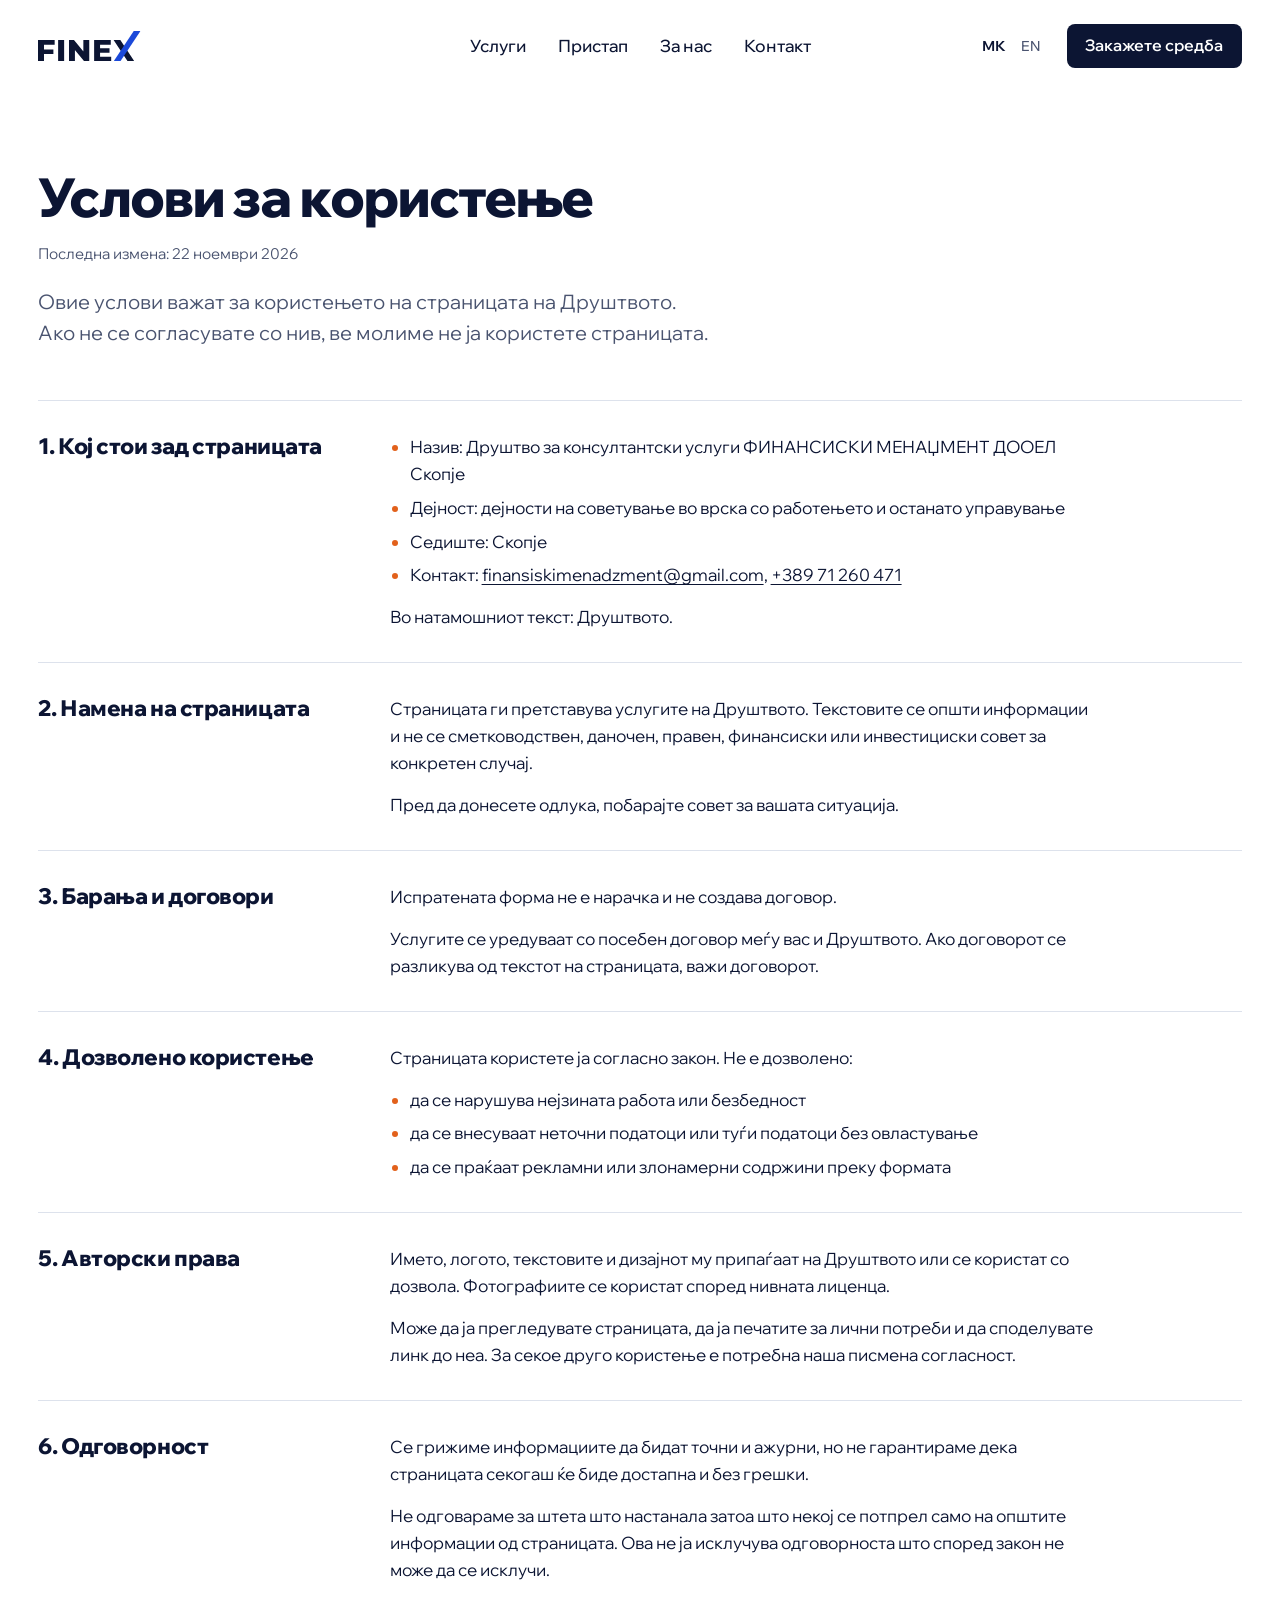
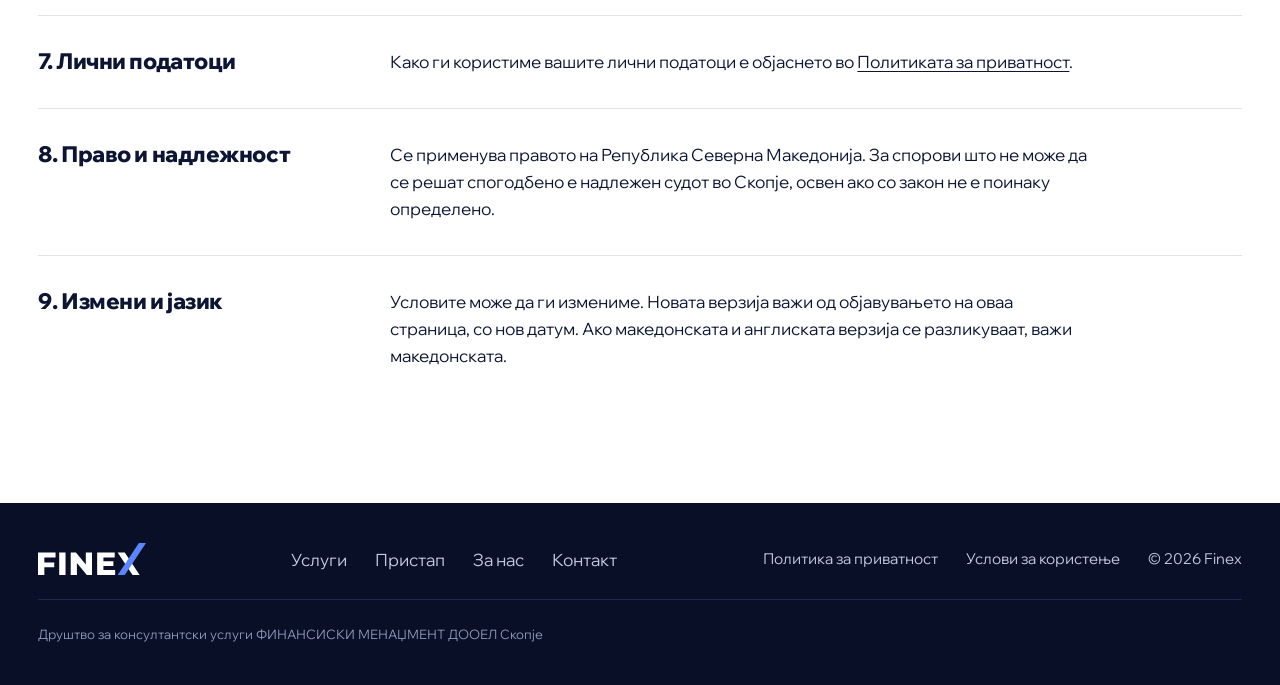
<file: uslovi.html>
<!doctype html>
<html lang="mk">
<head>
<meta charset="utf-8">
<meta name="robots" content="noindex, nofollow">
<meta name="viewport" content="width=device-width, initial-scale=1">
<title data-en="Terms of use | Finex">Услови за користење | Finex</title>
<meta name="description" content="Услови за користење на страницата на Друштвото." data-en-content="Terms of use of the Company's website.">
<meta name="theme-color" content="#FFFFFF">
<link rel="icon" href="logo/favicon.ico?v=3" sizes="48x48">
<link rel="icon" href="logo/favicon.svg?v=3" type="image/svg+xml">
<link rel="apple-touch-icon" href="logo/apple-touch-icon.png">
<link rel="preconnect" href="https://fonts.googleapis.com">
<link rel="preconnect" href="https://fonts.gstatic.com" crossorigin>
<link href="https://fonts.googleapis.com/css2?family=Wix+Madefor+Display:wght@400;500;600;700;800&display=swap" rel="stylesheet">
<link rel="stylesheet" href="engine/scrollcraft.css">
<link rel="stylesheet" href="finex.css">
</head>
<body>
<svg width="0" height="0" style="position:absolute" aria-hidden="true">
  <symbol id="finex" viewBox="0 0 3371.91 1000"><path fill="#0C1533" d="M0 1000V300H548.21V453.48H198.14V1000ZM184 760.17V606.69H506.59V760.17ZM662 1000V300H860.14V1000ZM1021 1000V300H1183.97L1569.45 766.34H1492.48V300H1686.48V1000H1523.52L1138.04 533.66H1215V1000ZM1847 1000V300H2395.21V453.48H2042.38V846.52H2408.52V1000ZM2028.55 718.52V571.17H2353.59V718.52ZM2487.78 300L2709.1 300L3173.07 1000L2951.75 1000Z"/><path fill="#1B49D9" d="M2487.78 1000L2709.1 1000L3371.91 0L3150.59 0Z"/></symbol>
</svg>

<a class="skip" href="#tekst" data-en="Skip to the text">Прескокни до текстот</a>

<header class="bar" data-bar>
  <a class="logo" href="./" data-page="./" aria-label="Finex"><svg viewBox="0 0 3371.91 1000" aria-hidden="true"><use href="#finex"/></svg></a>
  <nav class="bar__nav" id="menu" aria-label="Главно мени" data-en-aria-label="Main menu">
    <a href="./#uslugi" data-page="./#uslugi" data-en="Services">Услуги</a>
    <a href="./#pristap" data-page="./#pristap" data-en="Approach">Пристап</a>
    <a href="./#za-nas" data-page="./#za-nas" data-en="About">За нас</a>
    <a href="./#kontakt" data-page="./#kontakt" data-en="Contact">Контакт</a>
    <a class="btn btn--navy bar__menu-cta" href="./#kontakt" data-page="./#kontakt" data-en="Book a meeting">Закажете средба</a>
  </nav>
  <div class="bar__end">
    <div class="lang" role="group" aria-label="Јазик" data-en-aria-label="Language">
      <button type="button" data-lang-set="mk" lang="mk">МК</button>
      <button type="button" data-lang-set="en" lang="en">EN</button>
    </div>
    <a class="btn btn--navy bar__cta" href="./#kontakt" data-page="./#kontakt" data-en="Book a meeting">Закажете средба</a>
    <button class="bar__toggle" type="button" data-menu-toggle aria-controls="menu" aria-expanded="false" aria-label="Мени" data-en-aria-label="Menu"><span></span><span></span></button>
  </div>
</header>

<!-- Both languages are in the markup; finex.css shows the one that matches <html lang>.
     <mark class="todo"> is a detail the client still has to give. None may stay at launch. -->
<main class="legal" id="tekst">
  <div class="wrap">
    <div data-lang-block="mk" lang="mk">
      <header class="legal__head">
        <h1>Услови за користење</h1>
        <p class="legal__date">Последна измена: 22 ноември 2026</p>
        <p class="lead">Овие услови важат за користењето на страницата на Друштвото. Ако не се согласувате со нив, ве молиме не ја користете страницата.</p>
      </header>
      <div class="legal__sec">
        <h2>1. Кој стои зад страницата</h2>
        <div>
          <ul><li>Назив: Друштво за консултантски услуги ФИНАНСИСКИ МЕНАЏМЕНТ ДООЕЛ Скопје</li><li>Дејност: дејности на советување во врска со работењето и останато управување</li><li>Седиште: Скопје</li><li>Контакт: <a href="mailto:finansiskimenadzment@gmail.com">finansiskimenadzment@gmail.com</a>, <a href="tel:+38971260471">+389 71 260 471</a></li></ul>
          <p>Во натамошниот текст: Друштвото.</p>
        </div>
      </div>
      <div class="legal__sec">
        <h2>2. Намена на страницата</h2>
        <div>
          <p>Страницата ги претставува услугите на Друштвото. Текстовите се општи информации и не се сметководствен, даночен, правен, финансиски или инвестициски совет за конкретен случај.</p>
          <p>Пред да донесете одлука, побарајте совет за вашата ситуација.</p>
        </div>
      </div>
      <div class="legal__sec">
        <h2>3. Барања и договори</h2>
        <div>
          <p>Испратената форма не е нарачка и не создава договор.</p>
          <p>Услугите се уредуваат со посебен договор меѓу вас и Друштвото. Ако договорот се разликува од текстот на страницата, важи договорот.</p>
        </div>
      </div>
      <div class="legal__sec">
        <h2>4. Дозволено користење</h2>
        <div>
          <p>Страницата користете ја согласно закон. Не е дозволено:</p>
          <ul><li>да се нарушува нејзината работа или безбедност</li><li>да се внесуваат неточни податоци или туѓи податоци без овластување</li><li>да се праќаат рекламни или злонамерни содржини преку формата</li></ul>
        </div>
      </div>
      <div class="legal__sec">
        <h2>5. Авторски права</h2>
        <div>
          <p>Името, логото, текстовите и дизајнот му припаѓаат на Друштвото или се користат со дозвола. Фотографиите се користат според нивната лиценца.</p>
          <p>Може да ја прегледувате страницата, да ја печатите за лични потреби и да споделувате линк до неа. За секое друго користење е потребна наша писмена согласност.</p>
        </div>
      </div>
      <div class="legal__sec">
        <h2>6. Одговорност</h2>
        <div>
          <p>Се грижиме информациите да бидат точни и ажурни, но не гарантираме дека страницата секогаш ќе биде достапна и без грешки.</p>
          <p>Не одговараме за штета што настанала затоа што некој се потпрел само на општите информации од страницата. Ова не ја исклучува одговорноста што според закон не може да се исклучи.</p>
        </div>
      </div>
      <div class="legal__sec">
        <h2>7. Лични податоци</h2>
        <div>
          <p>Како ги користиме вашите лични податоци е објаснето во <a href="privatnost.html">Политиката за приватност</a>.</p>
        </div>
      </div>
      <div class="legal__sec">
        <h2>8. Право и надлежност</h2>
        <div>
          <p>Се применува правото на Република Северна Македонија. За спорови што не може да се решат спогодбено е надлежен судот во Скопје, освен ако со закон не е поинаку определено.</p>
        </div>
      </div>
      <div class="legal__sec">
        <h2>9. Измени и јазик</h2>
        <div>
          <p>Условите може да ги измениме. Новата верзија важи од објавувањето на оваа страница, со нов датум. Ако македонската и англиската верзија се разликуваат, важи македонската.</p>
        </div>
      </div>
    </div>
    <div data-lang-block="en" lang="en">
      <header class="legal__head">
        <h1>Terms of use</h1>
        <p class="legal__date">Last updated: 22 November 2026</p>
        <p class="lead">These terms apply to the use of the Company's website. If you do not agree with them, please do not use the site.</p>
      </header>
      <div class="legal__sec">
        <h2>1. Who is behind the site</h2>
        <div>
          <ul><li>Name: Друштво за консултантски услуги ФИНАНСИСКИ МЕНАЏМЕНТ ДООЕЛ Скопје</li><li>Activity: business and other management consultancy</li><li>Registered office: Skopje</li><li>Contact: <a href="mailto:finansiskimenadzment@gmail.com">finansiskimenadzment@gmail.com</a>, <a href="tel:+38971260471">+389 71 260 471</a></li></ul>
          <p>Hereinafter: the Company.</p>
        </div>
      </div>
      <div class="legal__sec">
        <h2>2. Purpose of the site</h2>
        <div>
          <p>The site presents the services of the Company. The texts are general information and are not accounting, tax, legal, financial or investment advice for a specific case.</p>
          <p>Before you make a decision, ask for advice on your situation.</p>
        </div>
      </div>
      <div class="legal__sec">
        <h2>3. Enquiries and contracts</h2>
        <div>
          <p>Sending the form is not an order and does not create a contract.</p>
          <p>Services are governed by a separate contract between you and the Company. If the contract differs from the text on the site, the contract applies.</p>
        </div>
      </div>
      <div class="legal__sec">
        <h2>4. Permitted use</h2>
        <div>
          <p>Use the site in accordance with the law. It is not permitted to:</p>
          <ul><li>disrupt its operation or security</li><li>enter false data or other people's data without authorisation</li><li>send advertising or malicious content through the form</li></ul>
        </div>
      </div>
      <div class="legal__sec">
        <h2>5. Copyright</h2>
        <div>
          <p>The name, logo, texts and design belong to the Company or are used with permission. Photographs are used under their licence.</p>
          <p>You may view the site, print it for personal use and share a link to it. Any other use requires our written consent.</p>
        </div>
      </div>
      <div class="legal__sec">
        <h2>6. Liability</h2>
        <div>
          <p>We take care that the information is accurate and up to date, but we do not guarantee that the site will always be available and free of errors.</p>
          <p>We are not liable for damage caused by relying only on the general information on the site. This does not exclude liability that cannot be excluded by law.</p>
        </div>
      </div>
      <div class="legal__sec">
        <h2>7. Personal data</h2>
        <div>
          <p>How we use your personal data is explained in the <a href="privatnost.html?lang=en">Privacy policy</a>.</p>
        </div>
      </div>
      <div class="legal__sec">
        <h2>8. Law and jurisdiction</h2>
        <div>
          <p>The law of the Republic of North Macedonia applies. Disputes that cannot be settled amicably fall under the court in Skopje, unless the law provides otherwise.</p>
        </div>
      </div>
      <div class="legal__sec">
        <h2>9. Changes and language</h2>
        <div>
          <p>We may change these terms. The new version applies from its publication on this page, with a new date. If the Macedonian and English versions differ, the Macedonian one applies.</p>
        </div>
      </div>
    </div>
  </div>
</main>

<footer class="foot">
  <div class="wrap foot__grid">
    <a class="foot__logo" href="./" data-page="./"><img src="logo/finex-logo-reversed.svg" alt="Finex" width="135" height="40"></a>
    <nav aria-label="Подножје" data-en-aria-label="Footer">
      <a href="./#uslugi" data-page="./#uslugi" data-en="Services">Услуги</a>
      <a href="./#pristap" data-page="./#pristap" data-en="Approach">Пристап</a>
      <a href="./#za-nas" data-page="./#za-nas" data-en="About">За нас</a>
      <a href="./#kontakt" data-page="./#kontakt" data-en="Contact">Контакт</a>
    </nav>
    <div class="foot__legal">
      <a href="privatnost.html" data-page="privatnost.html" data-en="Privacy policy">Политика за приватност</a>
      <a href="uslovi.html" data-page="uslovi.html" data-en="Terms of use">Услови за користење</a>
      <p class="foot__copy">© 2026 Finex</p>
    </div>
    <p class="foot__firm">Друштво за консултантски услуги ФИНАНСИСКИ МЕНАЏМЕНТ ДООЕЛ Скопје</p>
  </div>
</footer>

<script src="finex.js"></script>
</body>
</html>
</file>
<file: engine/scrollcraft.css>
/* ============================================================================
   scrollcraft.css: the taste floor
   ----------------------------------------------------------------------------
   Two layers, and the split matters:

     TOKENS   what you override per brand. Colour roles, the type ramp, the
              spacing scale, elevation, motion. A brand is ~12 values.
     DEVICES  what the engine drives. Do not restyle these to taste; they are
              the mechanism. Style your own markup instead.

   Nothing here draws a "component". There are no card, badge, or pill classes,
   because a stylesheet that ships those is how every page built on it ends up
   with the same shapes. You get a floor and a vocabulary; the composition is
   yours.
   ========================================================================== */

/* ---------------------------------------------------------------- tokens -- */
:root {
  /* --- colour roles. Override these six and the page is rebranded. -------- */
  --sc-canvas:      #08090b;   /* the page ground. Drift interpolates this.   */
  --sc-surface:     #101217;   /* anything raised off the ground             */
  --sc-ink:         #f4f2ef;   /* primary text                               */
  --sc-ink-soft:    #9a9ba1;   /* secondary text. Tinted, never flat gray.   */
  --sc-accent:      #d8ff3e;   /* ONE accent. It owns a region, not confetti. */
  --sc-accent-ink:  #08090b;   /* text that sits on the accent               */

  --sc-hairline:    color-mix(in oklab, var(--sc-ink) 12%, transparent);
  --sc-hairline-strong: color-mix(in oklab, var(--sc-ink) 22%, transparent);

  /* --- type. Two families max. Display carries voice, text carries prose. - */
  --sc-font-display: "Instrument Sans", "Geist", system-ui, sans-serif;
  --sc-font-text:    "Geist", system-ui, sans-serif;
  --sc-font-mono:    "Geist Mono", ui-monospace, monospace;

  /* Fluid ramp. Tracking tightens as size grows because a face set at 6rem
     with 0 tracking reads loose; this is optical correction, not decoration. */
  --sc-t-xs:   clamp(0.75rem, 0.72rem + 0.15vw, 0.82rem);
  --sc-t-sm:   clamp(0.875rem, 0.84rem + 0.18vw, 0.95rem);
  --sc-t-base: clamp(1rem, 0.96rem + 0.22vw, 1.125rem);
  --sc-t-lg:   clamp(1.2rem, 1.1rem + 0.5vw, 1.5rem);
  --sc-t-xl:   clamp(1.6rem, 1.35rem + 1.2vw, 2.25rem);
  --sc-t-2xl:  clamp(2.1rem, 1.6rem + 2.4vw, 3.4rem);
  --sc-t-3xl:  clamp(2.8rem, 1.9rem + 4.2vw, 5rem);
  --sc-t-4xl:  clamp(3.4rem, 1.9rem + 6.6vw, 7.5rem);

  --sc-track-tight:  -0.035em;
  --sc-track-snug:   -0.02em;
  --sc-track-normal: -0.005em;
  --sc-track-wide:    0.08em;

  --sc-leading-none: 0.94;
  --sc-leading-tight: 1.06;
  --sc-leading-body: 1.62;

  --sc-measure: 62ch;

  /* --- space. 4px base: the useful middle steps an 8-only scale misses. --- */
  --sc-1: 0.25rem;  --sc-2: 0.5rem;   --sc-3: 0.75rem;  --sc-4: 1rem;
  --sc-5: 1.5rem;   --sc-6: 2rem;     --sc-7: 3rem;     --sc-8: 4rem;
  --sc-9: 6rem;     --sc-10: 8rem;    --sc-11: 12rem;

  /* Section rhythm is fluid so a phone doesn't inherit desktop air. */
  --sc-section: clamp(4.5rem, 9vw, 11rem);
  --sc-gutter:  clamp(1.25rem, 5vw, 5.5rem);
  --sc-maxw:    82rem;

  /* --- radius. Pick one scale for the page and hold it. ------------------- */
  --sc-r-sm: 6px;  --sc-r-md: 12px;  --sc-r-lg: 20px;  --sc-r-pill: 999px;

  /* --- elevation. Every shadow has an offset AND a soft blur, and is tinted
         to the canvas hue. A zero-offset coloured halo is decoration, not
         depth, so there isn't one here. ---------------------------------- */
  --sc-shadow-color: 220 40% 2%;
  --sc-e1: 0 1px 2px hsl(var(--sc-shadow-color) / 0.28),
           0 2px 6px -1px hsl(var(--sc-shadow-color) / 0.20);
  --sc-e2: 0 2px 4px hsl(var(--sc-shadow-color) / 0.24),
           0 8px 18px -4px hsl(var(--sc-shadow-color) / 0.30);
  --sc-e3: 0 4px 8px hsl(var(--sc-shadow-color) / 0.22),
           0 18px 40px -8px hsl(var(--sc-shadow-color) / 0.38),
           0 48px 90px -24px hsl(var(--sc-shadow-color) / 0.30);

  /* Edge light: a 1px top highlight sells a raised surface better than any
     amount of blur, because real raised things catch light on their lip. */
  --sc-edge: inset 0 1px 0 color-mix(in oklab, var(--sc-ink) 10%, transparent);

  /* --- motion. Built-in CSS easings are too weak for UI. ------------------ */
  --sc-ease-out:    cubic-bezier(0.23, 1, 0.32, 1);
  --sc-ease-in-out: cubic-bezier(0.77, 0, 0.175, 1);
  --sc-ease-drawer: cubic-bezier(0.32, 0.72, 0, 1);
  --sc-d-fast: 160ms;  --sc-d-base: 240ms;  --sc-d-slow: 420ms;

  --sc-z-stage: 1; --sc-z-copy: 20; --sc-z-chrome: 60;
}

/* --------------------------------------------------------------- reset -- */
*, *::before, *::after { box-sizing: border-box; }
html { -webkit-text-size-adjust: 100%; scroll-behavior: smooth; }
@media (prefers-reduced-motion: reduce) { html { scroll-behavior: auto; } }

body {
  margin: 0;
  background: var(--sc-canvas);
  color: var(--sc-ink);
  font-family: var(--sc-font-text);
  font-size: var(--sc-t-base);
  line-height: var(--sc-leading-body);
  letter-spacing: var(--sc-track-normal);
  -webkit-font-smoothing: antialiased;
  text-rendering: optimizeLegibility;
  font-synthesis-weight: none;
  overflow-x: clip;
}
img, video, canvas, svg { display: block; max-width: 100%; }
button, input, select, textarea { font: inherit; color: inherit; }

/* ------------------------------------------------- the browser surfaces --
   The parts you did not draw still carry the design. Selection, caret, focus
   ring, scrollbar and tabular numerals all ship with defaults that belong to no
   design system. Theming them is the cheapest signal that a page was built
   rather than assembled, and it is the step that gets skipped most reliably. */
::selection { background: var(--sc-accent); color: var(--sc-accent-ink); }
:root { caret-color: var(--sc-accent); accent-color: var(--sc-accent); }
:focus-visible {
  outline: 2px solid var(--sc-accent);
  outline-offset: 3px;
  border-radius: var(--sc-r-sm);
}
:where(a) { color: inherit; text-decoration-thickness: 1px; text-underline-offset: 0.22em; }
@supports (scrollbar-color: auto) {
  html { scrollbar-color: color-mix(in oklab, var(--sc-ink) 26%, transparent) transparent; scrollbar-width: thin; }
}
:where(table, .sc-nums, [data-sc-count]) { font-variant-numeric: tabular-nums; }

/* ----------------------------------------------------------- typography -- */
.sc-display {
  font-family: var(--sc-font-display);
  font-weight: 500;
  line-height: var(--sc-leading-none);
  letter-spacing: var(--sc-track-tight);
  text-wrap: balance;
  margin: 0;
}
.sc-display--xl { font-size: var(--sc-t-4xl); }
.sc-display--lg { font-size: var(--sc-t-3xl); }
.sc-display--md { font-size: var(--sc-t-2xl); letter-spacing: var(--sc-track-snug); }
.sc-lede {
  font-size: var(--sc-t-lg);
  line-height: 1.44;
  letter-spacing: var(--sc-track-snug);
  color: var(--sc-ink);
  max-width: 46ch;
  text-wrap: pretty;
  margin: 0;
}
.sc-body { max-width: var(--sc-measure); color: var(--sc-ink-soft); text-wrap: pretty; margin: 0; }
.sc-label {
  font-family: var(--sc-font-mono);
  font-size: var(--sc-t-xs);
  letter-spacing: var(--sc-track-wide);
  text-transform: uppercase;
  color: var(--sc-ink-soft);
}

/* ---------------------------------------------------------------- layout -- */
.sc-wrap { width: 100%; max-width: var(--sc-maxw); margin-inline: auto; padding-inline: var(--sc-gutter); }
.sc-section { padding-block: var(--sc-section); }
/* More space above a heading than below it: the gap belongs to the boundary,
   not to the pair. */
.sc-stack > * + * { margin-top: var(--sc-4); }
.sc-stack > :is(h1,h2,h3) { margin-top: var(--sc-7); }
.sc-stack > :is(h1,h2,h3):first-child { margin-top: 0; }
.sc-rule { height: 1px; border: 0; background: var(--sc-hairline); margin: 0; }

/* =============================================================== DEVICES ==
   Driven by the engine. Restyle your own markup, not these.                */

.sc-act--pinned { position: relative; }
.sc-stage {
  position: sticky; top: 0;
  height: 100vh; height: 100svh;
  overflow: clip;
  z-index: var(--sc-z-stage);
}

/* scrub / sequence media */
.sc-stage :is(video[data-sc-scrub], canvas[data-sc-sequence], .sc-stage__poster) {
  position: absolute; inset: 0;
  width: 100%; height: 100%;
  object-fit: cover;
}
video[data-sc-scrub] { opacity: 0; transition: opacity 380ms var(--sc-ease-out); }
.sc-has-clip video[data-sc-scrub] { opacity: 1; }
/* The poster is a live frame-holder, not a placeholder: it stays up until a
   real video frame has painted, which is what stops the blank-stage flash. */
.sc-stage__poster { z-index: 0; transition: opacity 380ms var(--sc-ease-out); }
.sc-has-clip .sc-stage__poster { opacity: 0; }

/* A scrim only where text sits. A full-frame darkening layer flattens the
   image everywhere to fix contrast in one corner. */
.sc-scrim {
  position: absolute; inset: 0; pointer-events: none; z-index: 1;
  background: linear-gradient(
    var(--sc-scrim-angle, 180deg),
    color-mix(in oklab, var(--sc-canvas) var(--sc-scrim-a, 78%), transparent) 0%,
    color-mix(in oklab, var(--sc-canvas) 30%, transparent) 42%,
    transparent 68%);
}
/* Point the scrim at the copy. A scrim gradient that darkens the top while the
   copy sits at the bottom fixes contrast nowhere and flattens the image
   everywhere, which is the most common way text-over-video goes wrong. */
.sc-scrim--bottom { --sc-scrim-angle: 0deg; }
.sc-scrim--left   { --sc-scrim-angle: 90deg; }
.sc-scrim--right  { --sc-scrim-angle: 270deg; }

/* Corner scrims, for copy anchored to a corner. An edge gradient has to darken
   a whole band across the frame to cover one corner; a corner gradient puts the
   density where the text is and leaves the rest of the image alone. Pair with
   .sc-copy--lead / .sc-copy--trail. */
.sc-scrim--lead {
  background: linear-gradient(to top right,
    color-mix(in oklab, var(--sc-canvas) 94%, transparent) 0%,
    color-mix(in oklab, var(--sc-canvas) 72%, transparent) 30%,
    color-mix(in oklab, var(--sc-canvas) 30%, transparent) 52%,
    transparent 72%);
}
.sc-scrim--trail {
  background: linear-gradient(to top left,
    color-mix(in oklab, var(--sc-canvas) 94%, transparent) 0%,
    color-mix(in oklab, var(--sc-canvas) 72%, transparent) 30%,
    color-mix(in oklab, var(--sc-canvas) 30%, transparent) 52%,
    transparent 72%);
}
/* A band across the bottom, for copy that spans the full width of the frame.
   That is what both corner anchors become below 860px, and it is also the right
   shape whenever the copy block is wider than a corner. */
.sc-scrim--band {
  background: linear-gradient(to top,
    color-mix(in oklab, var(--sc-canvas) 94%, transparent) 0%,
    color-mix(in oklab, var(--sc-canvas) 74%, transparent) 22%,
    color-mix(in oklab, var(--sc-canvas) 30%, transparent) 42%,
    transparent 58%);
}
.sc-scrim--vignette {
  background: radial-gradient(120% 90% at 50% 45%, transparent 40%,
              color-mix(in oklab, var(--sc-canvas) 70%, transparent) 100%);
}

/* copy over a stage.
   max-width is in rem, never ch. A `ch` on this container resolves against the
   CONTAINER's font-size (body size), not the display size of the heading inside
   it, so `max-width: 20ch` here silently produces a ~180px column and wraps a
   hero headline to six lines. Set a ch measure on the text element itself. */
.sc-copy {
  position: absolute; z-index: var(--sc-z-copy);
  inset-inline: var(--sc-gutter);
  max-width: min(46rem, 76vw);
  will-change: opacity, transform;
}
.sc-copy--lead   { left: var(--sc-gutter); bottom: clamp(3rem, 12vh, 9rem); }
/* inset-inline FIRST. It is the shorthand for left+right, so declaring it after
   `left: 50%` resets left to auto and the block drifts off the left edge. */
.sc-copy--center { inset-inline: auto; left: 50%; top: 50%; translate: -50% -50%; text-align: center; }
.sc-copy--trail  { inset-inline: auto; right: var(--sc-gutter); bottom: clamp(3rem, 12vh, 9rem); text-align: right; }

/* cue defaults: the engine writes opacity/transform inline, these are the
   pre-paint state so nothing flashes before the first read() */
[data-sc-cue] { opacity: 0; will-change: opacity, transform; }
.sc-ready [data-sc-cue] { transition: none; }

/* kinetic split */
.sc-split { display: inline-block; overflow: hidden; vertical-align: top; }
/* Descenders live below the baseline; a line mask clipped to the line box eats
   the tails off g, y, p, j. The padding buys them room back. */
.sc-split--line { display: block; padding-bottom: 0.14em; margin-bottom: -0.14em; }
.sc-split__i { display: inline-block; will-change: transform, opacity; }
.sc-is-split { opacity: 1 !important; }

/* horizontal rail */
[data-sc-pan] { display: flex; will-change: transform; }

/* reveal + parallax */
[data-sc-reveal] { will-change: clip-path; }
[data-sc-parallax] { will-change: transform; }

/* flow reveal (fires once) */
[data-sc-in], [data-sc-stagger] > * {
  opacity: 0;
  transform: translate3d(0, 14px, 0);
  transition: opacity 620ms var(--sc-ease-out), transform 620ms var(--sc-ease-out);
}
[data-sc-in].sc-in, [data-sc-stagger] > .sc-in { opacity: 1; transform: none; }

/* pointer devices */
[data-sc-tilt] { transform-style: preserve-3d; will-change: transform; }
[data-sc-magnet] { will-change: transform; }
/* isolation always; position only if nothing more specific already set it.
   Written with :where() (zero specificity) on purpose: a plain `position:
   relative` here has the same weight as `.sc-stage` and, being later in the
   file, silently wins. A stage carrying both attributes then stops being
   sticky and the whole act scrolls away instead of pinning. */
[data-sc-spotlight] { isolation: isolate; }
:where([data-sc-spotlight]) { position: relative; }
[data-sc-spotlight]::after {
  content: ""; position: absolute; inset: 0; pointer-events: none; z-index: 2;
  background: radial-gradient(
    28rem 28rem at calc(var(--sc-mx, 0.5) * 100%) calc(var(--sc-my, 0.5) * 100%),
    color-mix(in oklab, var(--sc-accent) 16%, transparent), transparent 70%);
  opacity: 0; transition: opacity var(--sc-d-slow) var(--sc-ease-out);
}
[data-sc-spotlight]:hover::after { opacity: 1; }

/* =========================================================== WORLDFLIGHT ==
   One fixed stage for the whole page. The only thing in document flow is the
   spacer, and it is empty. If you find yourself adding a section here, you want
   act mode instead: the moment a real block scrolls past the fixed stage, the
   page has a seam again and the whole point is gone.                        */

[data-sc-mode="worldflight"] { position: relative; }

.sc-world {
  position: fixed; inset: 0;
  overflow: clip;
  z-index: var(--sc-z-stage);
  background: var(--sc-canvas);
}

/* Every leg is mounted for the life of the page and stacked in the same box.
   The engine owns opacity, visibility and z-index here; do not set them. */
.sc-world__seg {
  position: absolute; inset: 0;
  opacity: 0;
  will-change: opacity;
}
.sc-world__seg > :is(video, img, canvas) {
  position: absolute; inset: 0;
  width: 100%; height: 100%;
  object-fit: cover;
}
/* The poster is the frame-holder AND the first camera move: the engine pushes
   it in slowly until a real decoded frame is available to replace it. */
.sc-world__poster {
  z-index: 0;
  transform-origin: 50% 50%;
  transition: opacity 420ms var(--sc-ease-out);
}
.sc-world__seg > video { z-index: 1; }
.sc-world__seg.sc-has-clip .sc-world__poster { opacity: 0; }
/* The act stylesheet lights a clip through its ancestor act. A worldflight leg
   has no act, so match the class the engine also writes on the clip itself. */
video[data-sc-scrub].sc-has-clip { opacity: 1; }

/* The copy layer is fixed too, and inert by default: the engine hands
   pointer-events back to a block only while it is actually legible. */
.sc-world__copy {
  position: fixed; inset: 0;
  z-index: var(--sc-z-copy);
  pointer-events: none;
}
.sc-world__scrim { position: absolute; inset: 0; pointer-events: none; z-index: 0; }
[data-sc-copy] {
  opacity: 0;
  pointer-events: none;
  will-change: opacity, transform;
}
.sc-ready [data-sc-copy] { transition: none; }

/* The track. Empty on purpose. */
.sc-world__spacer { pointer-events: none; }

/* scroll progress */
[data-sc-progress] {
  position: fixed; inset: 0 0 auto 0; height: 2px; z-index: var(--sc-z-chrome);
  background: var(--sc-accent); transform-origin: 0 50%; transform: scaleX(0);
  will-change: transform;
}

/* ----------------------------------------------------------- atmosphere --
   Depth is not only shadow. Grain keeps a flat dark ground from banding, and
   it is the difference between "a dark page" and "a lit room". */
.sc-grain { position: fixed; inset: 0; pointer-events: none; z-index: 3; opacity: 0.045; }
.sc-grain::before {
  content: ""; position: absolute; inset: -50%;
  background-image: url("data:image/svg+xml;utf8,<svg xmlns='http://www.w3.org/2000/svg' width='140' height='140'><filter id='n'><feTurbulence type='fractalNoise' baseFrequency='0.85' numOctaves='3'/></filter><rect width='140' height='140' filter='url(%23n)'/></svg>");
}

/* -------------------------------------------------------- reduced motion -- */
@media (prefers-reduced-motion: reduce) {
  /* Fewer and gentler, not zero. Opacity still carries the reveal so the page
     is comprehensible; every position change is dropped. */
  [data-sc-in], [data-sc-stagger] > * { transform: none; transition-duration: 220ms; }
  [data-sc-parallax], [data-sc-pan], .sc-split__i { transform: none !important; }
  /* A wipe is a position change too. Show reveal content settled. */
  [data-sc-reveal] { clip-path: none !important; }
  /* A rail's transform IS its navigation, not decoration. Zeroing it the way
     parallax and kinetic type are zeroed parks the act on its first screenful
     and makes everything past the fold unreachable: a device degrading into
     missing content. Hand the travel back to the reader as an ordinary scroll
     region instead, so the same items are all still gettable without motion.
     A build that would rather re-lay the rail out as a grid can still do that;
     this is the floor, not the ceiling. */
  [data-sc-act="pan"] .sc-stage,
  [data-sc-act="pan"] [data-sc-stage] {
    overflow-x: auto; overflow-y: hidden;
    overscroll-behavior-x: contain;
    scroll-snap-type: x proximity;
  }
  [data-sc-pan] > * { scroll-snap-align: center; }
  [data-sc-spotlight]::after { display: none; }
  /* A worldflight keeps its whole story here. No clip is ever fetched, so the
     posters are the film, and they cross-dissolve through exactly the same
     seams at exactly the same scroll positions. The push-in and the copy drift
     are the only things that go. */
  .sc-world__poster, [data-sc-copy] { transform: none !important; }
}

/* --------------------------------------------------------------- mobile -- */
@media (max-width: 860px) {
  .sc-copy { inset-inline: var(--sc-gutter); max-width: none; }
  .sc-copy--trail { text-align: left; }
  .sc-stage { height: 100svh; }
  /* .sc-copy--trail re-anchors to the left and spans the full width here, so a
     bottom-RIGHT corner gradient darkens the one corner the copy just left and
     guarantees a contrast failure over any bright clip. Point the density at
     the copy: the same band .sc-scrim--band paints. */
  .sc-scrim--trail {
    background: linear-gradient(to top,
      color-mix(in oklab, var(--sc-canvas) 94%, transparent) 0%,
      color-mix(in oklab, var(--sc-canvas) 74%, transparent) 22%,
      color-mix(in oklab, var(--sc-canvas) 30%, transparent) 42%,
      transparent 58%);
  }
}
</file>
<file: finex.css>
/* Finex website. The first screen is the client's pick, 5A "Rising bars" as 5a-1
   (website/homepages/shared/5a.css); everything below it is new. Loaded after
   engine/scrollcraft.css, which is copied unchanged from the scroll-craft skill. */

:root {
  --navy: #0C1533; --navy-deep: #080F26; --blue: #1B49D9; --orange: #E2611B; --white: #FFFFFF;
  --soft: #F2F5FB; --pale: #DCE3F2; --muted: #4A5470; --line: #DDE2EC;
  --font: "Wix Madefor Display", "Helvetica Neue", Arial, sans-serif;
  --margin: clamp(1rem, 3vw, 3rem);
  --gap: clamp(0.5rem, 1vw, 1rem);
  --bar-h: 5.75rem;
  --maxw: 84rem;

  /* engine tokens, rebranded */
  --sc-canvas: var(--white); --sc-surface: var(--soft);
  --sc-ink: var(--navy); --sc-ink-soft: var(--muted);
  --sc-accent: var(--orange); --sc-accent-ink: var(--white);
  --sc-font-display: var(--font); --sc-font-text: var(--font);
  --sc-shadow-color: 228 60% 12%;
}
html { scroll-padding-top: calc(var(--bar-h) + 1rem); }
body { font-size: 1.0625rem; line-height: 1.6; letter-spacing: 0; }
h1, h2, h3, p, ul, ol { margin: 0; }
ul, ol { padding: 0; list-style: none; }
a { color: inherit; }
img { max-width: 100%; }
:focus-visible { outline-offset: 3px; }

.skip { position: absolute; left: 1rem; top: -4rem; z-index: 100; background: var(--navy); color: var(--white); padding: 0.75rem 1rem; border-radius: 0.5rem; text-decoration: none; font-weight: 600; }
.skip:focus { top: 1rem; }

.wrap { max-width: var(--maxw); margin-inline: auto; padding-inline: var(--margin); }

/* ------------------------------------------------------------ buttons -- */
.btn { display: inline-flex; align-items: center; justify-content: center; gap: 0.6rem; min-height: 3.4rem; padding: 0 1.6rem; border: 0; border-radius: 0.5rem; font: inherit; font-weight: 700; font-size: 1.1875rem; line-height: 1.1; text-decoration: none; white-space: nowrap; background: var(--orange); color: var(--white); cursor: pointer; transition: background-color 160ms ease, transform 160ms ease; }
.btn:hover { background: #C9551A; }
.btn:active { transform: translateY(1px); }
.btn--navy { background: var(--navy); font-size: 1rem; font-weight: 600; min-height: 2.75rem; padding: 0 1.15rem; }
.btn--navy:hover { background: #1A2550; }
/* No underline (Nikola, 2026-11-22): navy and bold, the blue arrow says it is a link. */
.link { display: inline-flex; align-items: center; gap: 0.5rem; min-height: 2.75rem; font-weight: 700; font-size: 1.125rem; color: var(--navy); text-decoration: none; transition: color 160ms ease; }
.link svg { color: var(--blue); width: 1.15rem; height: 1.15rem; flex: none; transition: transform 160ms ease; }
.link:hover { color: var(--blue); }
.link:hover svg { transform: translateY(3px); }

/* --------------------------------------------------------------- bar -- */
.bar { position: fixed; inset: 0 0 auto; z-index: 60; height: var(--bar-h); display: grid; grid-template-columns: 1fr auto 1fr; align-items: center; padding: 0 var(--margin); background: var(--white); transition: box-shadow 200ms ease; }
.bar.is-scrolled { box-shadow: 0 1px 0 var(--line), 0 6px 18px -10px hsl(228 60% 12% / 0.18); }
.logo { display: block; height: 1.9rem; width: fit-content; }
.logo svg { height: 100%; width: auto; }
.bar__nav { display: flex; gap: 2rem; font-weight: 500; }
.bar__nav a { text-decoration: none; position: relative; }
.bar__nav a:not(.btn):hover { color: var(--blue); }
.bar__nav a.is-here::after { content: ""; position: absolute; left: 0; right: 0; bottom: -0.35rem; height: 2px; background: var(--orange); }
.bar__menu-cta { display: none; }
.bar__end { justify-self: end; display: flex; align-items: center; gap: 1.25rem; }
.lang { display: flex; gap: 0.15rem; }
.lang button { background: none; border: 0; padding: 0.35rem 0.4rem; font-size: 0.875rem; font-weight: 500; color: var(--muted); cursor: pointer; border-radius: 0.3rem; }
.lang button[aria-pressed="true"] { color: var(--navy); font-weight: 700; }
.bar__toggle { display: none; }

/* -------------------------------------------------------------- hero -- */
.hero { position: relative; height: 100vh; height: 100svh; min-height: 50rem; padding-top: var(--bar-h); overflow: hidden; display: flex; flex-direction: column; align-items: center; }
.head { margin-top: clamp(2rem, 6vh, 4.5rem); text-align: center; padding-inline: var(--margin); position: relative; z-index: 2; }
h1 { font-weight: 800; font-size: clamp(2.75rem, 0.9rem + 5.4vw, 6rem); line-height: 1; letter-spacing: -0.04em; }
h1 em, .slogan em { font-style: normal; white-space: nowrap; }
.sub { margin: 1.5rem auto 0; font-size: clamp(1.125rem, 1rem + 0.4vw, 1.3125rem); line-height: 1.45; max-width: 54ch; text-wrap: balance; color: var(--muted); }
.act { margin-top: 2rem; display: flex; justify-content: center; align-items: center; gap: 2rem; }

.chart { position: absolute; left: var(--margin); right: var(--margin); bottom: 0; height: 46vh; display: flex; align-items: flex-end; gap: var(--gap); border-bottom: 3px solid var(--navy); }
.col { position: relative; flex: 1; height: var(--h); border-radius: 1rem 1rem 0 0; overflow: hidden; background: var(--soft); text-decoration: none; }
.col img { width: 100%; height: 100%; object-fit: cover; transition: transform 500ms var(--sc-ease-out); }
.col span { position: absolute; left: 0.6rem; top: 0.6rem; background: var(--white); padding: 0.4rem 0.7rem; border-radius: 0.4rem; font-weight: 700; font-size: 0.9375rem; line-height: 1.2; }
.col:last-of-type span { background: var(--orange); color: var(--white); }
@media (min-width: 861px) { .col span { max-width: calc(100% - 1.2rem); } } /* a two-line label keeps its gap on the right too */
.col:hover img { transform: scale(1.04); }

/* One straight dashed line over the bars (Nikola, 2026-11-22: no kinks, not curved). A straight
   line stays clear of the tops because the bars grow faster towards the end. */
.trend { position: absolute; inset: 0; width: 100%; height: 100%; overflow: visible; pointer-events: none; }
.trend line { stroke: var(--orange); stroke-width: 3; stroke-linecap: round; }

/* Opening (Nikola, 2026-11-15: no squish). The line waits for all of this and then appears
   one dash at a time, no fade (Nikola, 2026-11-22; finex.js draws the dashes).
   Each bar rises out of the base line like a column of a chart being filled: the bar's
   outline opens upward while its photo slides up inside it, left to right, one after another.
   The label lands once its bar is up. All with fill-mode
   backwards, so nothing holds a transform afterwards and the hover zoom still works. */
@media (prefers-reduced-motion: no-preference) {
  .col { --t: calc(var(--i) * 120ms + 250ms); animation: bar-up 950ms cubic-bezier(0.65, 0, 0.2, 1) var(--t) backwards; }
  .col img { animation: photo-up 1300ms cubic-bezier(0.22, 1, 0.36, 1) var(--t) backwards; }
  .col span { animation: label-in 380ms ease-out calc(var(--t) + 750ms) backwards; }
  .trend.is-playing line { animation: dash-in 1ms steps(1) backwards; }
  .head > * { animation: rise 800ms cubic-bezier(0.22, 1, 0.36, 1) both; animation-delay: calc(var(--i, 0) * 90ms); }
}
@keyframes bar-up { from { clip-path: inset(100% 0 0 0 round 1rem 1rem 0 0); } to { clip-path: inset(0 0 0 0 round 1rem 1rem 0 0); } }
@keyframes photo-up { from { transform: translateY(35%) scale(1.15); } }
@keyframes label-in { from { opacity: 0; } }
@keyframes dash-in { from { visibility: hidden; } }
@keyframes rise { from { transform: translateY(18px); opacity: 0; } }

/* ------------------------------------------------- section furniture -- */
section[id]:not(.hero) { padding-block: clamp(4.5rem, 9vw, 8.5rem); }
.sec-head { max-width: 46rem; margin-bottom: clamp(2.5rem, 5vw, 4rem); }
.eyebrow { font-size: 0.9375rem; font-weight: 700; color: var(--orange); margin-bottom: 0.9rem; }
.eyebrow--light { color: #F08A52; }
h2 { font-weight: 800; font-size: clamp(2.1rem, 1.3rem + 2.6vw, 3.6rem); line-height: 1.05; letter-spacing: -0.035em; text-wrap: balance; }
#uslugi { scroll-margin-top: -1.25rem; } /* no strip of the hero left under the bar */
.sec-head--solo { margin-bottom: clamp(2rem, 4vw, 3.25rem); }
.sec-head--solo h2 { font-size: clamp(2.75rem, 1.6rem + 4vw, 5rem); line-height: 1; }
.lead { margin-top: 1.25rem; font-size: clamp(1.125rem, 1rem + 0.3vw, 1.25rem); color: var(--muted); max-width: 40ch; }

/* ----------------------------------------------------------- services -- */
.services { background: var(--white); border-top: 1px solid var(--line); }
.svc { display: grid; grid-template-columns: minmax(0, 1.05fr) minmax(0, 1fr); gap: clamp(2rem, 5vw, 5.5rem); align-items: start; }
.svc__stage { position: sticky; top: calc(var(--bar-h) + 1.5rem); height: calc(100vh - var(--bar-h) - 3rem); height: calc(100svh - var(--bar-h) - 3rem); max-height: 48rem; display: grid; grid-template-rows: 1fr auto; gap: 1.5rem; }
.svc__photo { position: relative; border-radius: 1rem; overflow: hidden; background: var(--soft); min-height: 0; }
.svc__photo img { position: absolute; inset: 0; width: 100%; height: 100%; object-fit: cover; opacity: 0; transition: opacity 450ms ease; }
.svc__photo img.is-on { opacity: 1; }
.svc__chart { height: 9.5rem; display: flex; align-items: flex-end; gap: var(--gap); border-bottom: 3px solid var(--navy); }
.svc__chart a { flex: 1; height: 100%; display: flex; flex-direction: column; justify-content: flex-end; text-decoration: none; position: relative; }
.svc__chart i { display: block; height: calc(var(--h) - 1.6rem); min-height: 0.5rem; border-radius: 0.5rem 0.5rem 0 0; background: var(--pale); transition: background-color 300ms ease; }
.svc__chart a.is-done i { background: var(--navy); }
.svc__chart a.is-on i { background: var(--orange); }
.svc__chart span { position: absolute; left: 0; right: 0; top: calc(100% + 0.5rem); font-size: 0.75rem; font-weight: 600; color: var(--muted); text-align: center; white-space: nowrap; }
.svc__chart a.is-on span { color: var(--navy); font-weight: 700; }
.svc__chart a:hover i { outline: 2px solid var(--navy); outline-offset: 2px; }
.svc__stage { padding-bottom: 1.6rem; }

.svc__item { min-height: 62vh; display: flex; flex-direction: column; justify-content: center; padding-block: 2rem; }
.svc__item + .svc__item { border-top: 1px solid var(--line); }
.svc__item h3 { font-weight: 800; font-size: clamp(1.75rem, 1.2rem + 1.6vw, 2.6rem); line-height: 1.1; letter-spacing: -0.03em; }
.svc__item p { text-wrap: pretty; margin-top: 1rem; font-size: 1.125rem; color: var(--muted); max-width: 36ch; }
.svc__img { display: none; }
.svc__cta { margin-top: 2rem; align-self: flex-start; }
.ticks { margin-top: 1.5rem; display: grid; gap: 0.7rem; }
.ticks li { display: flex; gap: 0.7rem; align-items: flex-start; font-weight: 600; }
.ticks svg { width: 1.25rem; height: 1.25rem; flex: none; margin-top: 0.15rem; color: var(--orange); }

/* ----------------------------------------------------------- approach -- */
.approach { background: var(--soft); --draw: clamp(0, calc((var(--sc-p, 1) - 0.22) / 0.3), 1); }
.steps__track { position: relative; height: 6rem; margin-bottom: 2.5rem; }
.steps__track svg { position: absolute; inset: 0; width: 100%; height: 100%; overflow: visible; clip-path: inset(-10px calc((1 - var(--draw)) * 100%) -10px -10px); }
.steps__track line { stroke: var(--orange); stroke-width: 3; stroke-dasharray: 6 7; stroke-linecap: round; }
.steps__track i { --at: var(--x, calc(var(--i) / 4)); --on: clamp(0, calc((var(--draw) - var(--at)) * 30 + 1), 1); position: absolute; left: calc(var(--at) * 100%); top: calc((1 - var(--at)) * 100%); width: 1.25rem; height: 1.25rem; margin: -0.625rem 0 0 -0.625rem; border-radius: 50%; background: var(--white); border: 3px solid var(--navy); box-shadow: inset 0 0 0 calc(var(--on) * 0.5rem) var(--orange); transform: scale(calc(0.85 + var(--on) * 0.15)); }
.steps ol { display: grid; grid-template-columns: repeat(4, minmax(0, 1fr)); gap: clamp(1.25rem, 3vw, 2.5rem); counter-reset: step; }
.steps li { counter-increment: step; }
.steps li h3 { font-size: 1.375rem; font-weight: 800; letter-spacing: -0.02em; display: flex; align-items: baseline; gap: 0.6rem; }
.steps li h3::before { content: counter(step); font-size: 0.9375rem; font-weight: 700; color: var(--orange); }
.steps li p { text-wrap: pretty; margin-top: 0.6rem; color: var(--muted); }

/* -------------------------------------------------------------- about -- */
.about__grid { display: grid; grid-template-columns: minmax(0, 1.15fr) minmax(0, 1fr); gap: clamp(2.5rem, 6vw, 6rem); align-items: center; }
.slogan { font-size: clamp(2.2rem, 1.2rem + 3vw, 4rem); line-height: 1.05; }
.about__body > p { font-size: 1.1875rem; color: var(--muted); }
.values { margin-top: 2.25rem; display: grid; gap: 1.25rem; }
.values li { padding-top: 1.25rem; border-top: 1px solid var(--line); display: grid; grid-template-columns: 9rem 1fr; gap: 1rem; align-items: baseline; }
.values h3 { font-size: 1.1875rem; font-weight: 800; }
.values p { color: var(--muted); }

/* ------------------------------------------------------------ contact -- */
.contact { background: var(--navy); color: var(--white); }
.contact__grid { display: grid; grid-template-columns: minmax(0, 0.9fr) minmax(0, 1.1fr); gap: clamp(2.5rem, 6vw, 6rem); align-items: start; }
.contact__intro > p:not(.eyebrow) { margin-top: 1.25rem; font-size: 1.1875rem; color: #C3CAE0; max-width: 34ch; }
.reach { margin: 2.25rem 0 0; display: grid; gap: 1rem; max-width: 30rem; }
.reach div { display: grid; grid-template-columns: 6.5rem minmax(0, 1fr); gap: 1rem; align-items: baseline; padding-top: 1rem; border-top: 1px solid #2A3560; }
.reach dt { font-size: 0.875rem; color: #AEB7D4; }
.reach dd { margin: 0; font-size: 1.1875rem; font-weight: 600; color: var(--white); overflow-wrap: anywhere; }
.reach a { color: inherit; text-decoration: none; }
.reach a:hover { text-decoration: underline; text-underline-offset: 0.2em; }
.form__status.is-ok { color: var(--white); font-weight: 600; }
.form { position: relative; }
.form__trap { position: absolute; left: -9999px; width: 1px; height: 1px; opacity: 0; pointer-events: none; }
.form button[disabled] { opacity: 0.6; cursor: progress; }
.form { display: grid; grid-template-columns: 1fr 1fr; gap: 1.1rem 1.25rem; background: #131D45; padding: clamp(1.25rem, 3vw, 2.25rem); border-radius: 1rem; }
.form label { display: grid; gap: 0.45rem; font-size: 0.9375rem; font-weight: 600; color: #DCE1F0; }
.form__wide { grid-column: 1 / -1; }
.form input, .form select, .form textarea { width: 100%; min-height: 3.1rem; padding: 0.7rem 0.9rem; border: 1px solid #36426E; border-radius: 0.5rem; background: var(--white); color: var(--navy); font-size: 1rem; font-weight: 500; }
.form textarea { resize: vertical; min-height: 7rem; }
.form input:focus-visible, .form select:focus-visible, .form textarea:focus-visible { outline: 3px solid var(--orange); outline-offset: 1px; }
/* Services: a closed field like the others; the tick boxes open in a list under it. */
.picks { position: relative; display: grid; grid-template-columns: minmax(0, 1fr); gap: 0.45rem; align-content: start; min-width: 0; }
.picks__label { font-size: 0.9375rem; font-weight: 600; color: #DCE1F0; }
.picks__toggle { display: flex; align-items: center; justify-content: space-between; gap: 0.75rem; width: 100%; min-width: 0; min-height: 3.1rem; padding: 0.7rem 0.9rem; border: 1px solid #36426E; border-radius: 0.5rem; background: var(--white); color: var(--navy); font: inherit; font-size: 1rem; font-weight: 500; text-align: left; cursor: pointer; }
.picks__toggle:focus-visible { outline: 3px solid var(--orange); outline-offset: 1px; }
.picks__summary { min-width: 0; overflow: hidden; text-overflow: ellipsis; white-space: nowrap; }
.picks__summary.is-empty { color: #6B7392; }
.picks__chev { flex: none; width: 0.75rem; height: 0.5rem; color: var(--navy); transition: transform 0.2s; }
.picks__toggle[aria-expanded="true"] .picks__chev { transform: rotate(180deg); }
.picks__list { position: absolute; z-index: 20; top: calc(100% + 0.4rem); left: 0; right: 0; display: grid; gap: 0.15rem; padding: 0.35rem; background: var(--white); border: 1px solid #C9D0E4; border-radius: 0.5rem; box-shadow: 0 18px 40px rgba(5, 10, 30, 0.35); }
.picks__list[hidden] { display: none; }
.form .pick { display: flex; align-items: center; gap: 0.75rem; padding: 0.65rem 0.75rem; border-radius: 0.375rem; font-size: 1rem; font-weight: 500; color: var(--navy); cursor: pointer; }
.form .pick:hover { background: #F0F3FA; }
.form .pick:has(input:checked) { background: #EAF0FD; }
.form .pick input { flex: none; width: 1.1rem; height: 1.1rem; min-height: 0; margin: 0; padding: 0; accent-color: var(--orange); cursor: pointer; }
.form .pick:has(input:focus-visible) { outline: 2px solid var(--orange); outline-offset: -2px; }
.form .pick input:focus-visible { outline: none; }
.form [aria-invalid="true"] { border-color: var(--orange); box-shadow: 0 0 0 1px var(--orange); }
.form__end { display: flex; align-items: center; gap: 1.25rem; flex-wrap: wrap; margin-top: 0.4rem; }
.form__status { font-size: 0.9375rem; color: #DCE1F0; max-width: 34ch; }
.form__privacy { flex-basis: 100%; font-size: 0.875rem; color: #AEB7D4; }
.form__privacy a { color: #DCE1F0; }

/* ------------------------------------------------------------- footer -- */
.foot { background: var(--navy-deep); color: #C3CAE0; padding-block: 2.5rem; }
.foot__grid { display: flex; align-items: center; justify-content: space-between; gap: 1.5rem 2.5rem; flex-wrap: wrap; }
.foot__logo img { height: 2rem; width: auto; }
.foot nav { display: flex; gap: 1.75rem; flex-wrap: wrap; }
.foot nav a { text-decoration: none; }
.foot nav a:hover { color: var(--white); }
.foot__copy { font-size: 0.9375rem; }
.foot__legal { display: flex; align-items: center; gap: 0.5rem 1.75rem; flex-wrap: wrap; font-size: 0.9375rem; }
.foot__legal a { text-decoration: none; }
.foot__legal a:hover { color: var(--white); }
.foot__firm { width: 100%; min-width: 0; margin: 0; padding-top: 1.5rem; border-top: 1px solid #1E2850; font-size: 0.8125rem; color: #8D97B8; }
.foot__firm > span { display: inline-block; white-space: nowrap; }
.foot__firm > span::before { content: "·"; margin-inline: 0.6em; }

/* -------------------------------------- privacy policy and terms pages -- */
[data-lang-block="en"], html[lang="en"] [data-lang-block="mk"] { display: none; }
html[lang="en"] [data-lang-block="en"] { display: block; }
.legal { padding-block: calc(var(--bar-h) + clamp(2.5rem, 6vw, 5rem)) clamp(4rem, 8vw, 7rem); }
.legal__head { max-width: 46rem; margin-bottom: clamp(2rem, 4vw, 3.5rem); }
.legal h1 { font-size: clamp(2.1rem, 1.3rem + 2.6vw, 3.6rem); line-height: 1.05; letter-spacing: -0.035em; text-wrap: balance; }
.legal__date { margin-top: 1rem; font-size: 0.9375rem; color: var(--muted); }
.legal .lead { max-width: 52ch; }
.legal__sec { display: grid; grid-template-columns: minmax(0, 18rem) minmax(0, 44rem); gap: 1rem clamp(2rem, 5vw, 5rem); padding-block: 2rem; border-top: 1px solid var(--line); }
.legal__sec h2 { font-size: 1.375rem; line-height: 1.25; letter-spacing: -0.02em; text-wrap: balance; }
.legal__sec p + p, .legal__sec ul + p, .legal__sec p + ul { margin-top: 0.9rem; }
.legal__sec ul { list-style: disc; padding-left: 1.2rem; display: grid; gap: 0.4rem; }
.legal__sec li::marker { color: var(--orange); }
.legal__sec a { text-underline-offset: 0.2em; overflow-wrap: anywhere; }
.legal__sec a:hover { color: var(--blue); }
/* A detail the client has not given yet; none may be left when the site goes live. */
.todo { background: #FFE9DC; color: var(--navy); padding: 0.05em 0.3em; border-radius: 0.25rem; }

/* ----------------------------------------------- reduced motion extras -- */
@media (prefers-reduced-motion: reduce) {
  .approach { --draw: 1; }
  .svc__photo img, .col img, .link svg { transition: none; }
}

/* ----------------------------------- short laptop screens (720 to 820) -- */
/* The whole first screen, bars included, stays on screen without scrolling. */
@media (max-height: 820px) and (min-width: 861px) {
  .hero { min-height: 40rem; }
  .head { margin-top: 3vh; }
  h1 { font-size: clamp(2.75rem, 9vh, 6rem); }
  .sub { margin-top: 1rem; }
  .act { margin-top: 1.25rem; }
  .chart { height: 44vh; }
}

/* ------------------------------------------------------ laptop / tablet -- */
@media (max-width: 1100px) {
  .bar__nav { gap: 1.25rem; }
  .bar__cta { display: none; }
}

/* -------------------------------------------------------------- phone -- */
@media (max-width: 860px) {
  :root { --bar-h: 4.25rem; }
  .bar { grid-template-columns: 1fr auto; }
  .logo { height: 1.5rem; }
  .bar__end { gap: 0.5rem; }
  .bar__toggle { display: inline-grid; place-content: center; gap: 6px; width: 2.75rem; height: 2.75rem; border: 0; background: none; cursor: pointer; margin-right: -0.5rem; }
  .bar__toggle span { display: block; width: 1.4rem; height: 2px; background: var(--navy); transition: transform 200ms ease; }
  .bar__toggle[aria-expanded="true"] span:first-child { transform: translateY(4px) rotate(45deg); }
  .bar__toggle[aria-expanded="true"] span:last-child { transform: translateY(-4px) rotate(-45deg); }
  .bar__nav { position: fixed; inset: var(--bar-h) 0 auto; flex-direction: column; gap: 0; padding: 0.5rem var(--margin) 1.5rem; background: var(--white); box-shadow: 0 12px 24px -12px hsl(228 60% 12% / 0.25); border-top: 1px solid var(--line); visibility: hidden; opacity: 0; transform: translateY(-8px); transition: opacity 180ms ease, transform 180ms ease, visibility 0s 180ms; }
  .bar__nav.is-open { visibility: visible; opacity: 1; transform: none; transition: opacity 180ms ease, transform 180ms ease; }
  .bar__nav a:not(.btn) { padding: 0.9rem 0; font-size: 1.125rem; border-bottom: 1px solid var(--line); }
  .bar__nav a.is-here::after { display: none; }
  .bar__menu-cta { display: inline-flex; margin-top: 1.25rem; min-height: 3.2rem; }

  .hero { min-height: 40rem; }
  .head { margin-top: clamp(1.25rem, 4vh, 2.5rem); }
  h1 { font-size: clamp(2.5rem, 11vw, 3.4rem); }
  .sub { font-size: 1.0625rem; margin-top: 1rem; }
  .act { flex-direction: column; gap: 1rem; margin-top: 1.5rem; }
  /* Phones and upright tablets. The chart lies on its side (Nikola, 2026-11-15: thin upright bars
     hid the photos and sideways labels were hard to read): six bars growing to the right,
     shortest on top, Финансиски менаџмент full width at the bottom. Since 2026-11-23 (Nikola)
     the bars are solid, navy with the last one orange, the name inside each bar, no photos and
     no navy line down the left side. In the flow of the page, not pinned to the bottom. */
  .hero { height: auto; min-height: 100vh; min-height: 100svh; padding-bottom: 1.25rem; }
  .chart { position: relative; inset: auto; width: calc(100% - 2 * var(--margin)); height: auto; margin-top: auto; padding-top: 2rem;
    flex-direction: column; align-items: flex-start; gap: 0.5rem; border-bottom: 0; }
  .col { flex: none; display: flex; align-items: center; width: calc(25% + var(--h) * 0.75); height: clamp(2.9rem, 6.4svh, 3.75rem);
    padding-inline: 0.95rem; border-radius: 0 0.6rem 0.6rem 0; background: var(--navy); }
  .col:last-of-type { background: var(--orange); }
  .col img { display: none; }
  .col span, .col:last-of-type span { position: static; padding: 0; background: none; color: var(--white); font-size: 0.9375rem; font-weight: 700; white-space: nowrap; }
  .col:last-of-type span { color: var(--navy); } /* small text on orange is navy (contrast) */

  .trend { display: none; }

  .svc { grid-template-columns: 1fr; }
  .svc__stage { display: none; }
  .svc__item { min-height: 0; padding-block: 2.25rem; }
  .svc__item:first-child { padding-top: 0; }
  .svc__img { display: block; width: 100%; aspect-ratio: 16 / 10; object-fit: cover; border-radius: 0.75rem; margin-bottom: 1.25rem; }

  .steps__track { display: none; }
  .steps ol { grid-template-columns: 1fr; gap: 0; border-left: 3px dashed var(--orange); margin-left: 0.4rem; }
  .steps li { padding: 0 0 1.75rem 1.5rem; position: relative; }
  .steps li:last-child { padding-bottom: 0; }
  .steps li::before { content: ""; position: absolute; left: calc(-0.55rem - 1.5px); top: 0.35rem; width: 1.1rem; height: 1.1rem; border-radius: 50%; background: var(--orange); border: 3px solid var(--soft); }

  .about__grid, .contact__grid { grid-template-columns: 1fr; }
  .values li { grid-template-columns: 1fr; gap: 0.25rem; }
  .form { grid-template-columns: 1fr; }
  .picks__list { position: static; box-shadow: none; }
  .legal__sec { grid-template-columns: 1fr; gap: 0.75rem; }
  .foot__grid { flex-direction: column; align-items: flex-start; }
  .foot__firm > span { display: block; }
  .foot__firm > span::before { content: none; }
}
/* No buttons in the hero (trial, Nikola 2026-11-22): the bars grow into their place. Stops
   applying by itself if the .act row comes back. */
/* The text sits in the middle of the space between the bar and the top of the fifth column
   (81 % of the chart), the one under the headline's right end. */
.hero:not(:has(.act)) .head { margin-block: auto; }
@media (min-width: 861px) { .hero:not(:has(.act)) { padding-bottom: calc(46vh * 0.81); } }
@media (min-width: 861px) and (max-height: 820px) { .hero:not(:has(.act)) { padding-bottom: calc(44vh * 0.81); } }
@media (max-width: 860px) { .hero:not(:has(.act)) .chart { margin-top: 0; } .hero:not(:has(.act)) .head { padding-block: 0.75rem; } }
@media (max-width: 599px) { .hero:not(:has(.act)) .col { height: clamp(2.9rem, calc((100svh - 26.5rem) / 6), 4.75rem); } }
@media (min-width: 600px) and (max-width: 860px) { .hero:not(:has(.act)) .col { height: clamp(3.5rem, 9.2svh, 7rem); } }
/* Upright tablets: a larger name in the taller bars. */
@media (min-width: 600px) and (max-width: 860px) { .col span, .col:last-of-type span { font-size: 1.0625rem; } }
/* Phone opening: the same idea as on desktop, turned on its side. Each bar grows out of the
   left edge to the right, one after another, then its name lands. */
@media (max-width: 860px) and (prefers-reduced-motion: no-preference) {
  .col { animation-name: bar-right; }
}
@keyframes bar-right { from { clip-path: inset(0 100% 0 0 round 0 0.6rem 0.6rem 0); } to { clip-path: inset(0 0 0 0 round 0 0.6rem 0.6rem 0); } }
@media (max-width: 380px) {
  .lang button { padding-inline: 0.3rem; }
}
</file>
